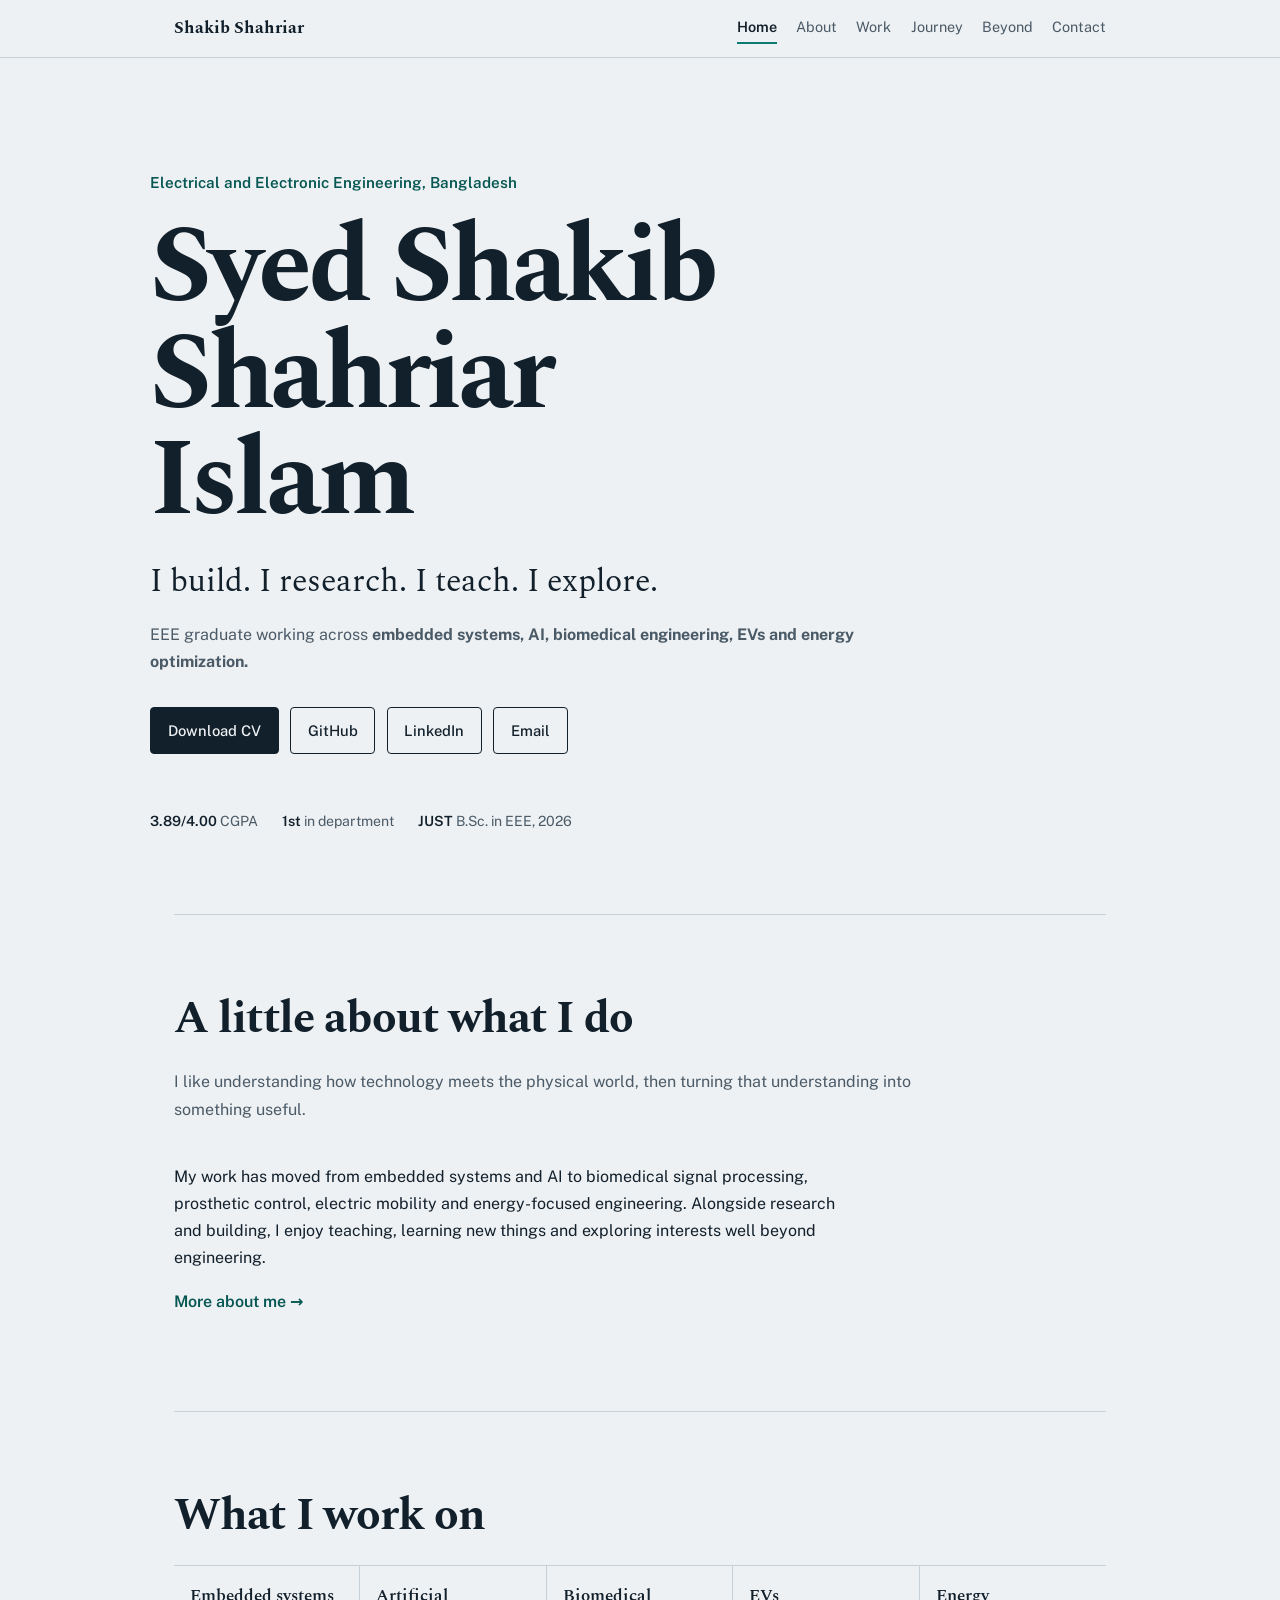
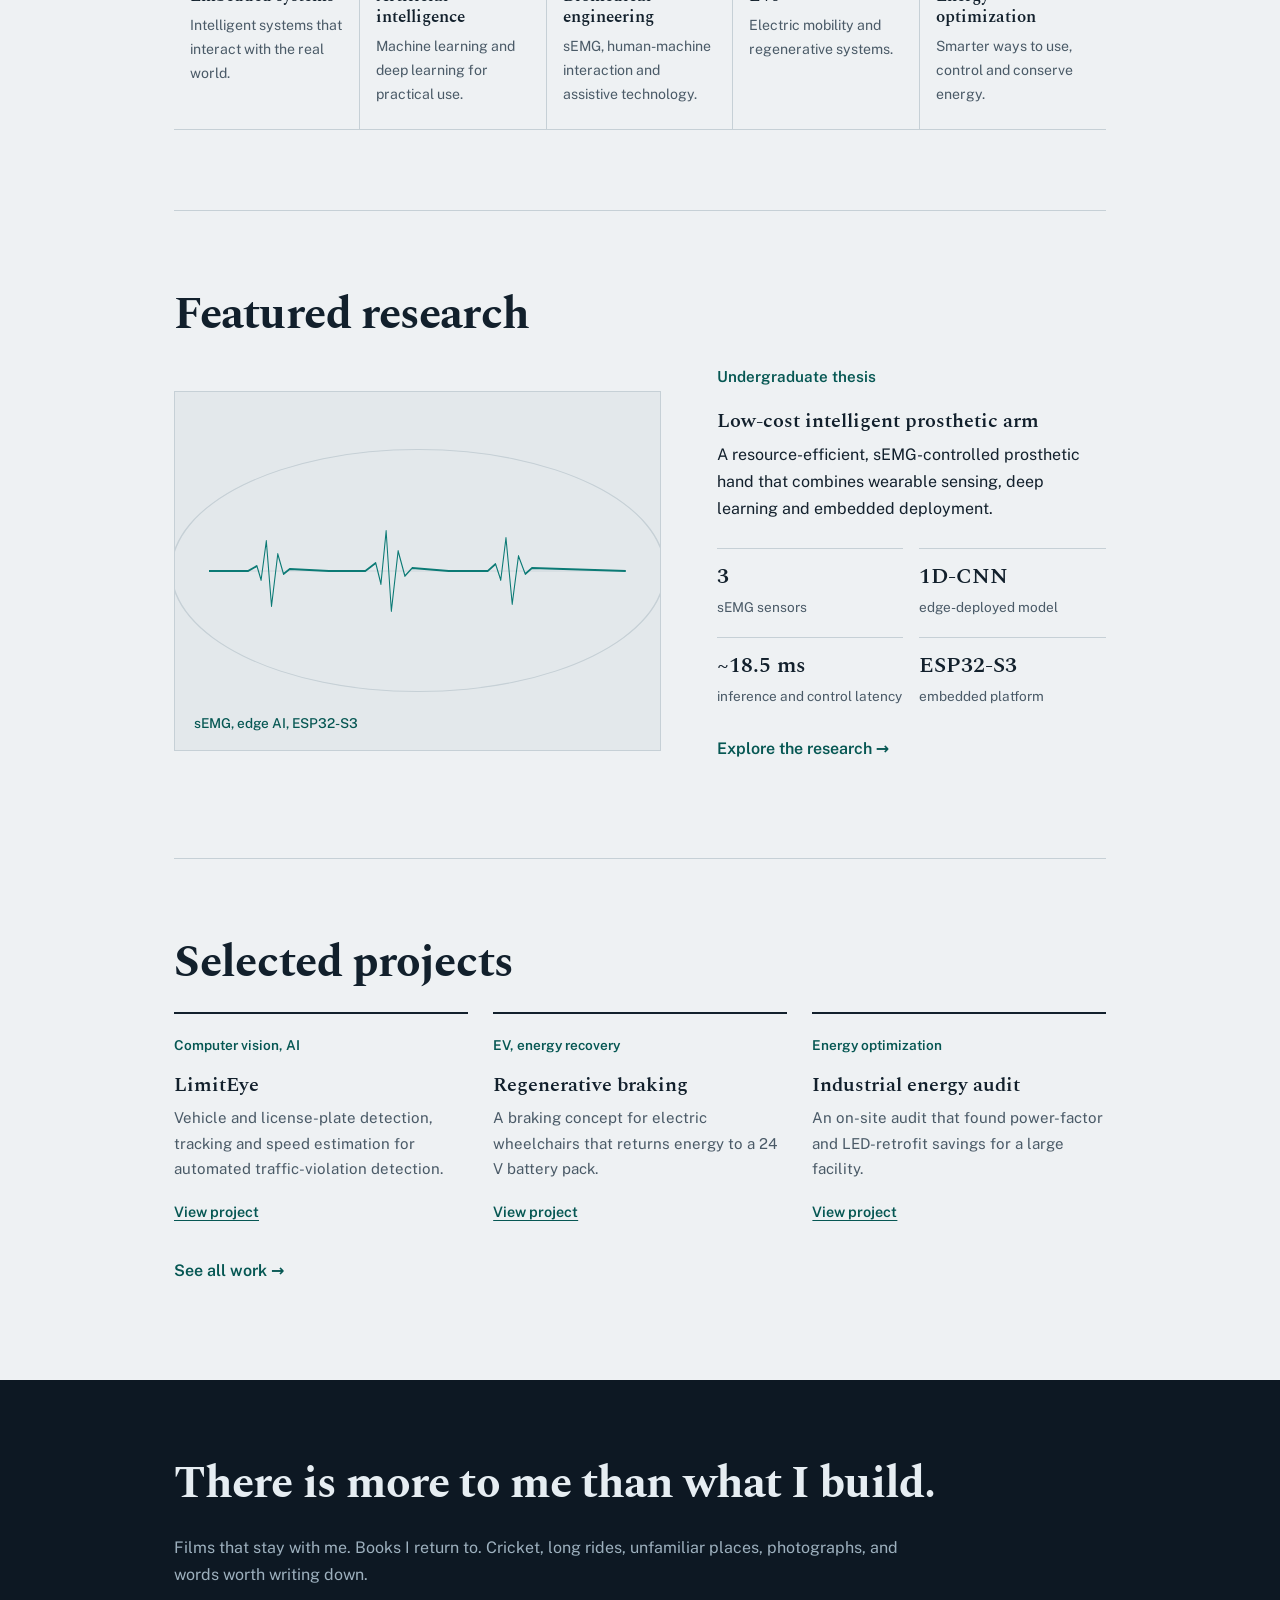
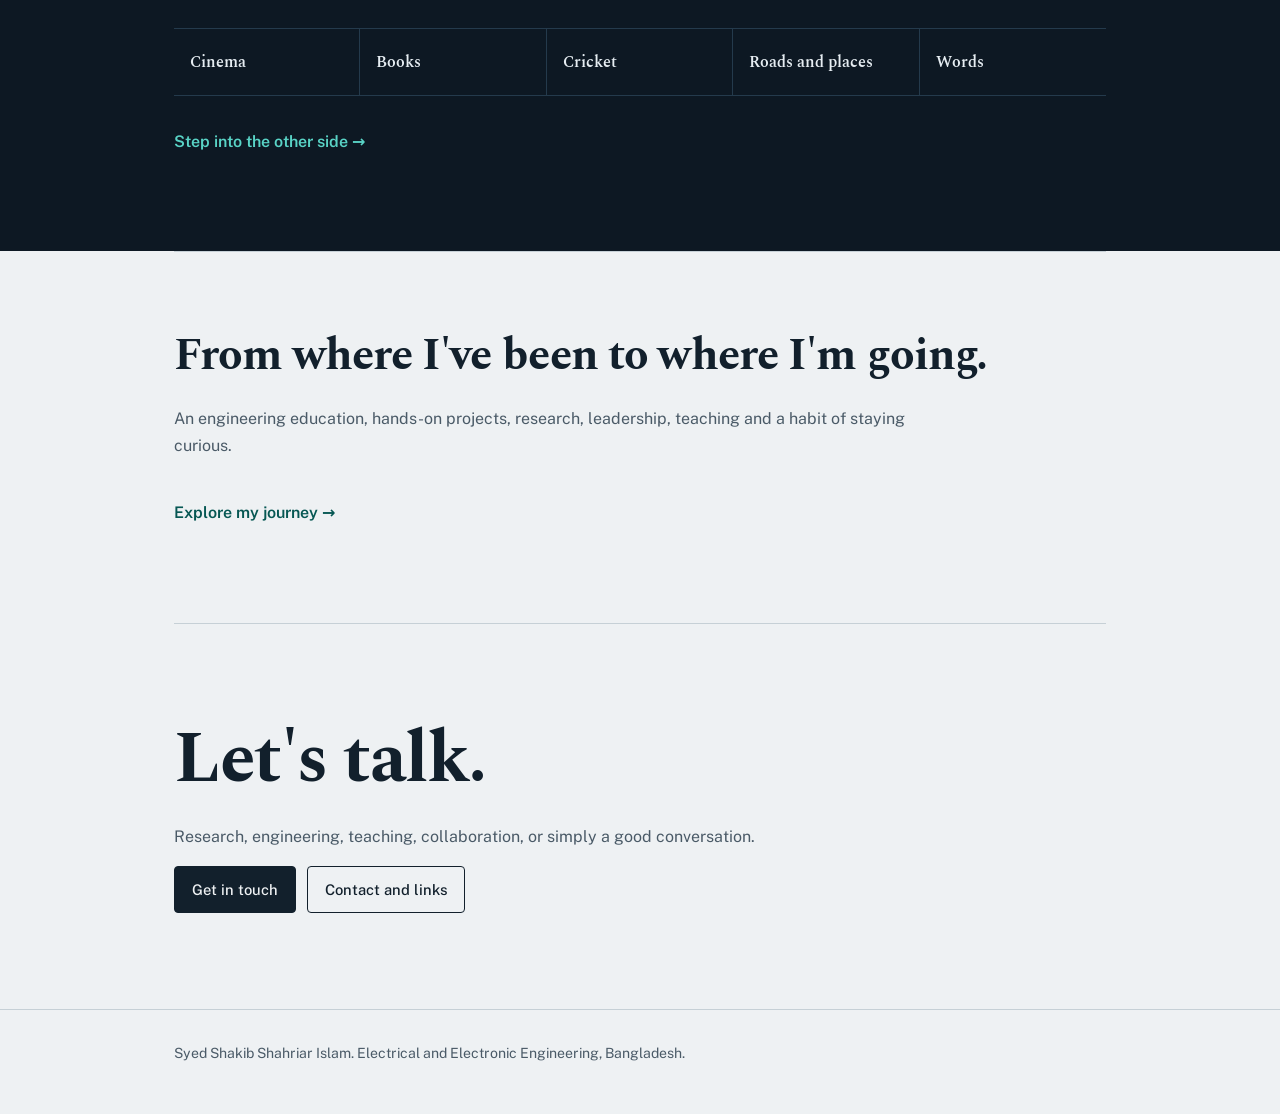
<file: index.html>
<!DOCTYPE html>
<html lang="en">
<head>
<meta charset="utf-8">
<meta name="viewport" content="width=device-width, initial-scale=1, viewport-fit=cover">
<title>Syed Shakib Shahriar Islam | Electrical and Electronic Engineering</title>
<meta name="description" content="Syed Shakib Shahriar Islam, EEE graduate working across embedded systems, AI, biomedical engineering, EVs and energy optimization.">
<link rel="preconnect" href="https://fonts.googleapis.com">
<link rel="preconnect" href="https://fonts.gstatic.com" crossorigin>
<link href="https://fonts.googleapis.com/css2?family=Spectral:ital,wght@0,400;0,600;0,700;1,400&family=Public+Sans:wght@400;500;600&display=swap" rel="stylesheet">
<link rel="stylesheet" href="styles.css">
</head>
<body>
<a class="skip" href="#main">Skip to content</a>
<header><div class="w"><b><a href="index.html">Shakib Shahriar</a></b>
<nav aria-label="Main"><a href="index.html" aria-current="page">Home</a><a href="about.html">About</a><a href="work.html">Work</a><a href="journey.html">Journey</a><a href="beyond.html">Beyond</a><a href="contact.html">Contact</a></nav></div></header>
<main id="main">
<div class="w hero">
<p class="eyebrow">Electrical and Electronic Engineering, Bangladesh</p>
<h1>Syed Shakib Shahriar Islam</h1>
<p class="lede">I build. I research. I teach. I explore.</p>
<p class="sub">EEE graduate working across <strong>embedded systems, AI, biomedical engineering, EVs and energy optimization.</strong></p>
<div class="cta"><a class="btn p" href="Shakib_CV.pdf" download>Download CV</a><a class="btn" href="https://github.com/itsshakibshahriar/">GitHub</a><a class="btn" href="https://www.linkedin.com/in/shakibshahriar01/">LinkedIn</a><a class="btn" href="mailto:shakib.ndc20@gmail.com">Email</a></div>
<div class="hero-meta"><span><strong>3.89/4.00</strong> CGPA</span><span><strong>1st</strong> in department</span><span><strong>JUST</strong> B.Sc. in EEE, 2026</span></div>
</div>
<div class="w">
<section id="about"><h2>A little about what I do</h2>
<p class="section-intro">I like understanding how technology meets the physical world, then turning that understanding into something useful.</p>
<p>My work has moved from embedded systems and AI to biomedical signal processing, prosthetic control, electric mobility and energy-focused engineering. Alongside research and building, I enjoy teaching, learning new things and exploring interests well beyond engineering.</p>
<p><a class="link-arrow" href="about.html">More about me</a></p></section>
<section><h2>What I work on</h2><div class="focus-grid">
<article class="focus"><h3>Embedded systems</h3><p>Intelligent systems that interact with the real world.</p></article>
<article class="focus"><h3>Artificial intelligence</h3><p>Machine learning and deep learning for practical use.</p></article>
<article class="focus"><h3>Biomedical engineering</h3><p>sEMG, human-machine interaction and assistive technology.</p></article>
<article class="focus"><h3>EVs</h3><p>Electric mobility and regenerative systems.</p></article>
<article class="focus"><h3>Energy optimization</h3><p>Smarter ways to use, control and conserve energy.</p></article>
</div></section>
<section id="work"><h2>Featured research</h2><div class="feature">
<div class="feature-visual" role="img" aria-label="Stylized surface EMG signal"><div class="wave"><svg viewBox="0 0 800 150" preserveAspectRatio="none" aria-hidden="true"><line x1="0" y1="75" x2="800" y2="75"/><path pathLength="1" d="M0 75 L75 75 L92 70 L100 84 L110 45 L120 110 L132 58 L143 78 L155 73 L230 75 L300 75 L320 67 L330 88 L340 35 L350 115 L363 55 L376 80 L390 72 L460 75 L535 75 L550 68 L560 84 L570 42 L582 108 L594 60 L607 78 L620 72 L800 75"/></svg></div></div>
<div><p class="eyebrow">Undergraduate thesis</p><h3>Low-cost intelligent prosthetic arm</h3>
<p>A resource-efficient, sEMG-controlled prosthetic hand that combines wearable sensing, deep learning and embedded deployment.</p>
<div class="stat"><div><strong>3</strong><span>sEMG sensors</span></div><div><strong>1D-CNN</strong><span>edge-deployed model</span></div><div><strong>~18.5 ms</strong><span>inference and control latency</span></div><div><strong>ESP32-S3</strong><span>embedded platform</span></div></div>
<p style="margin-top:1.6rem"><a class="link-arrow" href="work.html#research">Explore the research</a></p></div>
</div></section>
<section><h2>Selected projects</h2><div class="project-grid">
<article class="project"><div class="type">Computer vision, AI</div><h3>LimitEye</h3><p>Vehicle and license-plate detection, tracking and speed estimation for automated traffic-violation detection.</p><a href="work.html#projects">View project</a></article>
<article class="project"><div class="type">EV, energy recovery</div><h3>Regenerative braking</h3><p>A braking concept for electric wheelchairs that returns energy to a 24 V battery pack.</p><a href="work.html#projects">View project</a></article>
<article class="project"><div class="type">Energy optimization</div><h3>Industrial energy audit</h3><p>An on-site audit that found power-factor and LED-retrofit savings for a large facility.</p><a href="work.html#projects">View project</a></article>
</div><p style="margin-top:2rem"><a class="link-arrow" href="work.html">See all work</a></p></section>
</div>
<section class="beyond-preview" id="beyond"><div class="w"><h2>There is more to me than what I build.</h2>
<p class="section-intro">Films that stay with me. Books I return to. Cricket, long rides, unfamiliar places, photographs, and words worth writing down.</p>
<div class="beyond-line"><a href="beyond.html#cinema">Cinema</a><a href="beyond.html#books">Books</a><a href="beyond.html#cricket">Cricket</a><a href="beyond.html#roads">Roads and places</a><a href="beyond.html#words">Words</a></div>
<p style="margin-top:2rem"><a class="link-arrow" href="beyond.html">Step into the other side</a></p></div></section>
<div class="w"><section id="journey"><h2>From where I've been to where I'm going.</h2>
<p class="section-intro">An engineering education, hands-on projects, research, leadership, teaching and a habit of staying curious.</p>
<p><a class="link-arrow" href="journey.html">Explore my journey</a></p></section>
<section class="final-cta" id="contact"><h2>Let's talk.</h2><p>Research, engineering, teaching, collaboration, or simply a good conversation.</p>
<div class="cta"><a class="btn p" href="mailto:shakib.ndc20@gmail.com">Get in touch</a><a class="btn" href="contact.html">Contact and links</a></div></section></div>
</main>
<footer><div class="w">Syed Shakib Shahriar Islam. Electrical and Electronic Engineering, Bangladesh.</div></footer>
</body>
</html>
</file>
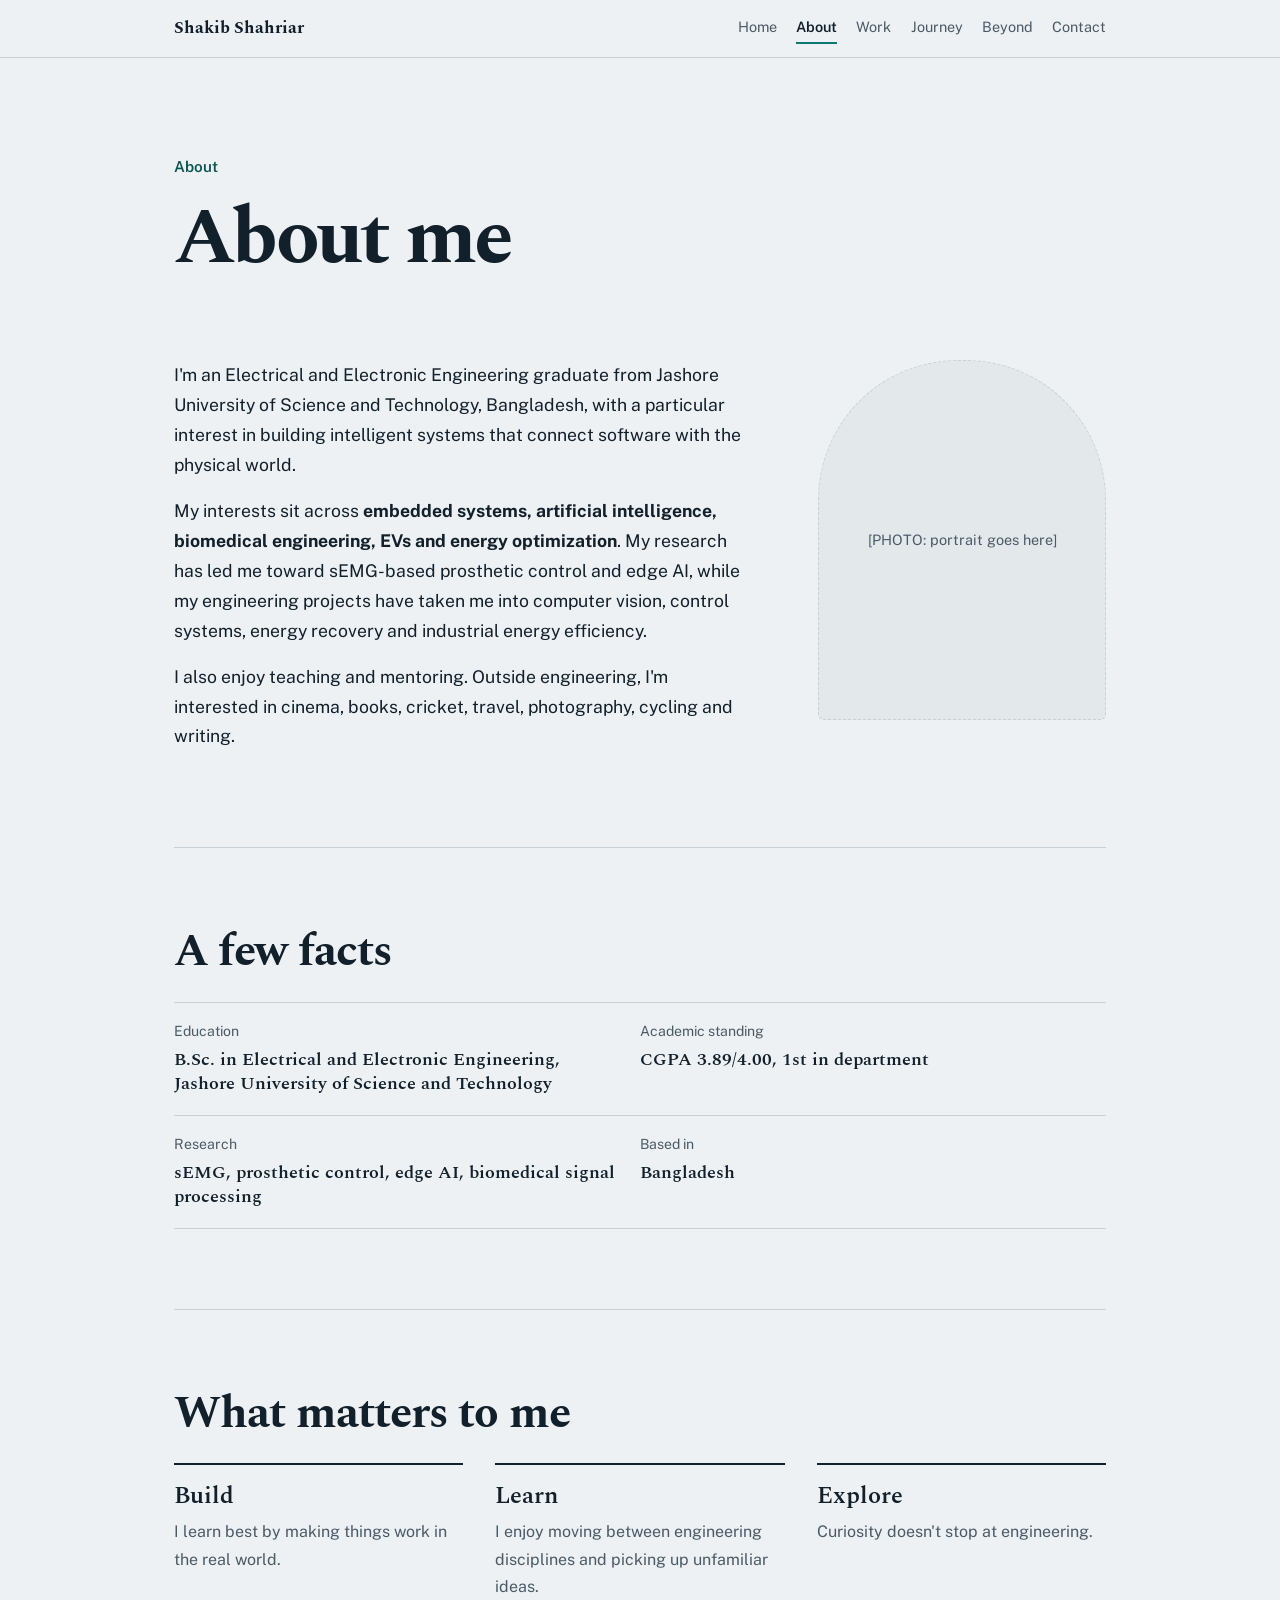
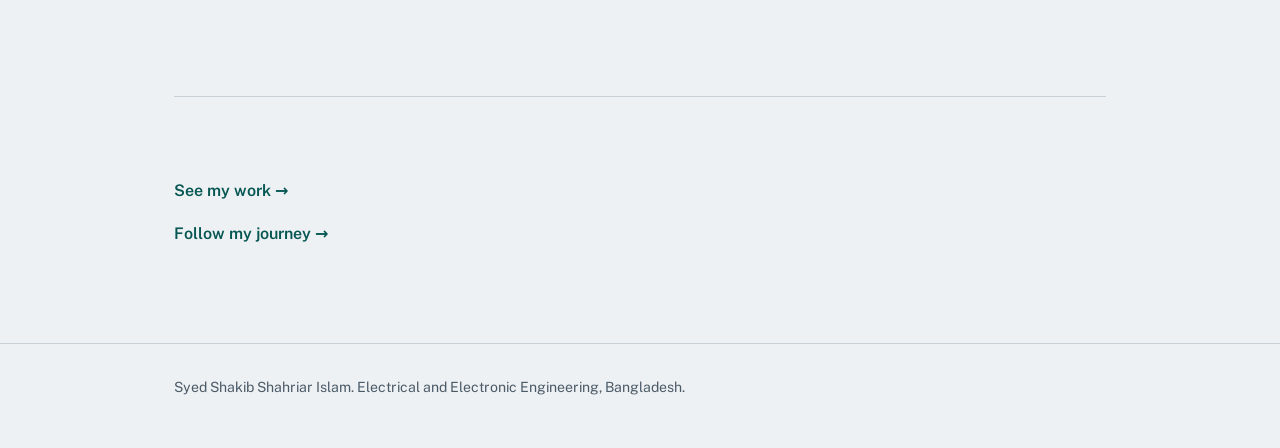
<file: about.html>
<!DOCTYPE html>
<html lang="en">
<head>
<meta charset="utf-8">
<meta name="viewport" content="width=device-width, initial-scale=1, viewport-fit=cover">
<title>About | Syed Shakib Shahriar Islam</title>
<meta name="description" content="About Syed Shakib Shahriar Islam, EEE graduate from Jashore University of Science and Technology working on embedded systems, AI and biomedical engineering.">
<link rel="preconnect" href="https://fonts.googleapis.com">
<link rel="preconnect" href="https://fonts.gstatic.com" crossorigin>
<link href="https://fonts.googleapis.com/css2?family=Spectral:ital,wght@0,400;0,600;0,700;1,400&family=Public+Sans:wght@400;500;600&display=swap" rel="stylesheet">
<link rel="stylesheet" href="styles.css">
</head>
<body>
<a class="skip" href="#main">Skip to content</a>
<header><div class="w"><b><a href="index.html">Shakib Shahriar</a></b>
<nav aria-label="Main"><a href="index.html">Home</a><a href="about.html" aria-current="page">About</a><a href="work.html">Work</a><a href="journey.html">Journey</a><a href="beyond.html">Beyond</a><a href="contact.html">Contact</a></nav></div></header>
<main id="main"><div class="w">
<div class="page-hero"><p class="eyebrow">About</p><h1>About me</h1></div>
<section style="border-top:0;padding-top:1rem"><div class="about-grid">
<div>
<p>I'm an Electrical and Electronic Engineering graduate from Jashore University of Science and Technology, Bangladesh, with a particular interest in building intelligent systems that connect software with the physical world.</p>
<p>My interests sit across <strong>embedded systems, artificial intelligence, biomedical engineering, EVs and energy optimization</strong>. My research has led me toward sEMG-based prosthetic control and edge AI, while my engineering projects have taken me into computer vision, control systems, energy recovery and industrial energy efficiency.</p>
<p>I also enjoy teaching and mentoring. Outside engineering, I'm interested in cinema, books, cricket, travel, photography, cycling and writing.</p>
</div>
<figure class="photo" role="img" aria-label="Portrait placeholder">[PHOTO: portrait goes here]</figure>
</div></section>
<section><h2>A few facts</h2>
<dl class="facts">
<div><dt>Education</dt><dd>B.Sc. in Electrical and Electronic Engineering, Jashore University of Science and Technology</dd></div>
<div><dt>Academic standing</dt><dd>CGPA 3.89/4.00, 1st in department</dd></div>
<div><dt>Research</dt><dd>sEMG, prosthetic control, edge AI, biomedical signal processing</dd></div>
<div><dt>Based in</dt><dd>Bangladesh</dd></div>
</dl></section>
<section><h2>What matters to me</h2>
<div class="themes">
<article><h3>Build</h3><p>I learn best by making things work in the real world.</p></article>
<article><h3>Learn</h3><p>I enjoy moving between engineering disciplines and picking up unfamiliar ideas.</p></article>
<article><h3>Explore</h3><p>Curiosity doesn't stop at engineering.</p></article>
</div></section>
<section><p><a class="link-arrow" href="work.html">See my work</a></p><p><a class="link-arrow" href="journey.html">Follow my journey</a></p></section>
</div></main>
<footer><div class="w">Syed Shakib Shahriar Islam. Electrical and Electronic Engineering, Bangladesh.</div></footer>
</body>
</html>
</file>
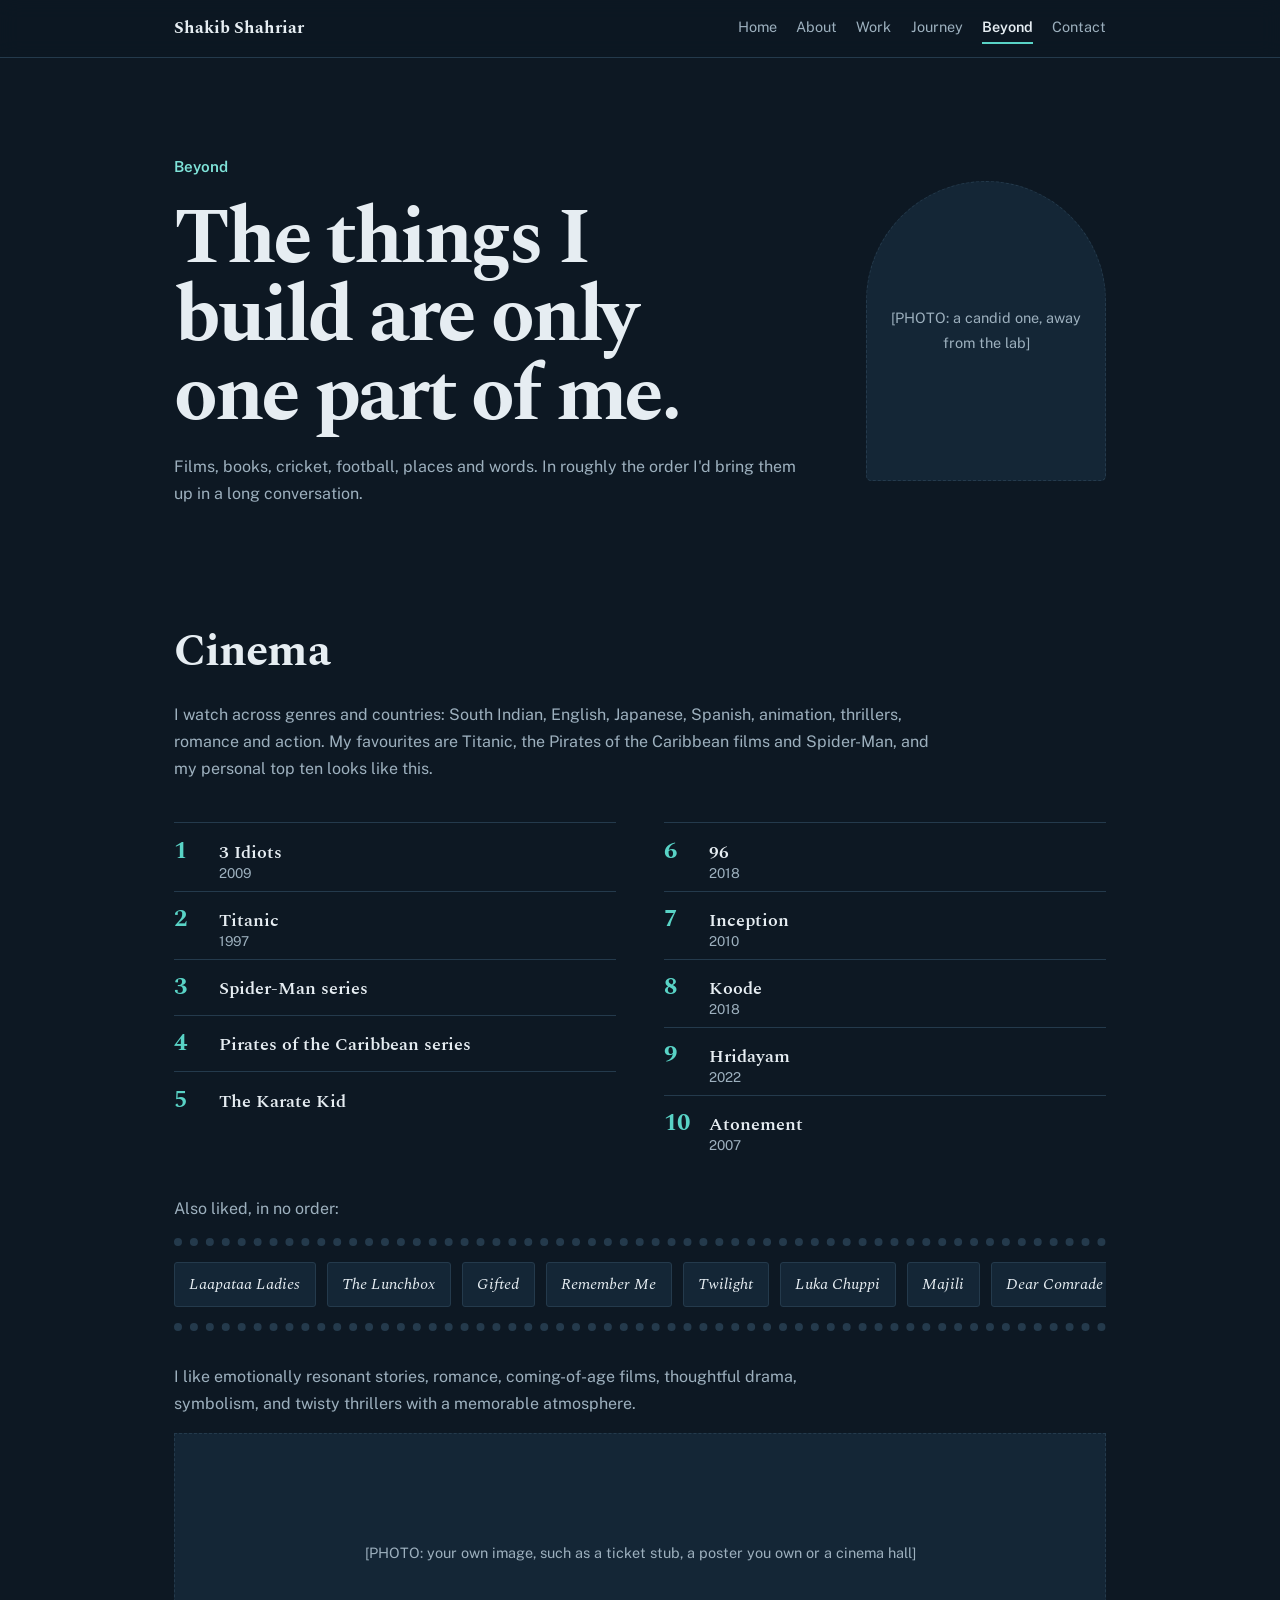
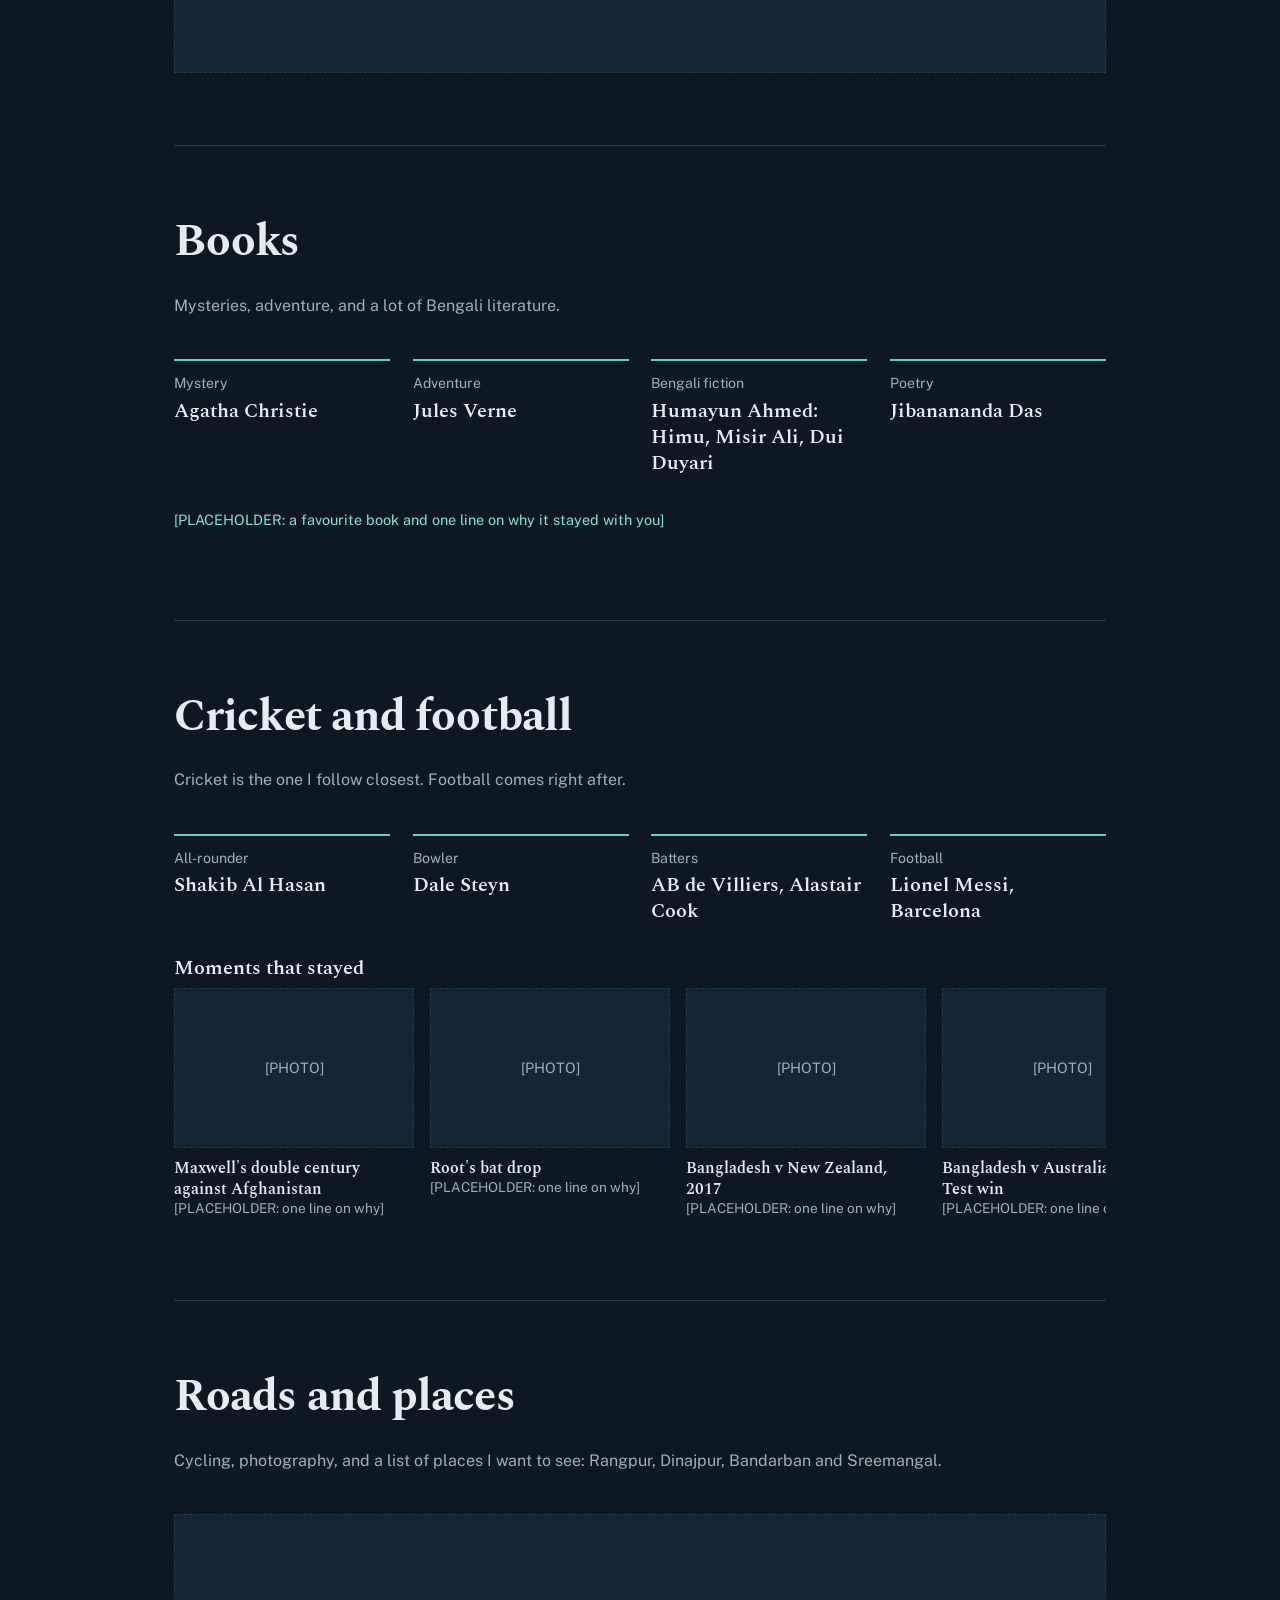
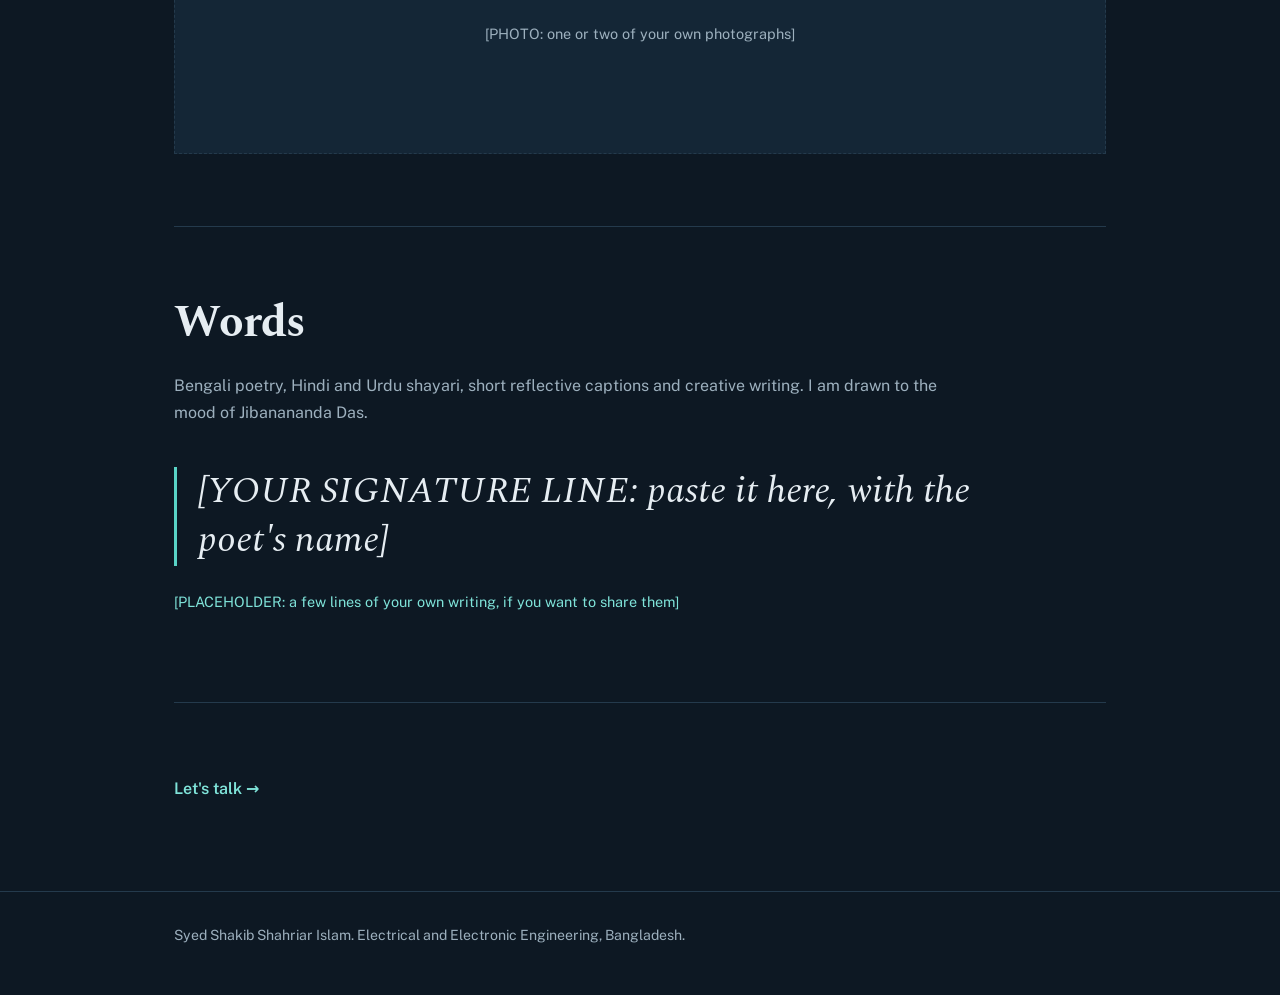
<file: beyond.html>
<!DOCTYPE html>
<html lang="en">
<head>
<meta charset="utf-8">
<meta name="viewport" content="width=device-width, initial-scale=1, viewport-fit=cover">
<title>Beyond | Syed Shakib Shahriar Islam</title>
<meta name="description" content="Beyond engineering: cinema, books, cricket, football, places and words.">
<link rel="preconnect" href="https://fonts.googleapis.com">
<link rel="preconnect" href="https://fonts.gstatic.com" crossorigin>
<link href="https://fonts.googleapis.com/css2?family=Spectral:ital,wght@0,400;0,600;0,700;1,400&family=Public+Sans:wght@400;500;600&display=swap" rel="stylesheet">
<link rel="stylesheet" href="styles.css">
</head>
<body class="beyond-page">
<a class="skip" href="#main">Skip to content</a>
<header><div class="w"><b><a href="index.html">Shakib Shahriar</a></b>
<nav aria-label="Main"><a href="index.html">Home</a><a href="about.html">About</a><a href="work.html">Work</a><a href="journey.html">Journey</a><a href="beyond.html" aria-current="page">Beyond</a><a href="contact.html">Contact</a></nav></div></header>
<main id="main"><div class="w">

<div class="page-hero"><div class="intro-grid">
<div><p class="eyebrow">Beyond</p><h1 style="max-width:12ch">The things I build are only one part of me.</h1>
<p class="sub">Films, books, cricket, football, places and words. In roughly the order I'd bring them up in a long conversation.</p></div>
<figure class="photo" role="img" aria-label="Photo placeholder">[PHOTO: a candid one, away from the lab]</figure>
</div></div>

<section id="cinema" style="border-top:0"><h2>Cinema</h2>
<p class="section-intro">I watch across genres and countries: South Indian, English, Japanese, Spanish, animation, thrillers, romance and action. My favourites are Titanic, the Pirates of the Caribbean films and Spider-Man, and my personal top ten looks like this.</p>
<ol class="ranked">
<li><span>3 Idiots <small>2009</small></span></li>
<li><span>Titanic <small>1997</small></span></li>
<li><span>Spider-Man series</span></li>
<li><span>Pirates of the Caribbean series</span></li>
<li><span>The Karate Kid</span></li>
<li><span>96 <small>2018</small></span></li>
<li><span>Inception <small>2010</small></span></li>
<li><span>Koode <small>2018</small></span></li>
<li><span>Hridayam <small>2022</small></span></li>
<li><span>Atonement <small>2007</small></span></li>
</ol>
<p style="color:var(--mute)">Also liked, in no order:</p>
<div class="strip2" role="list" aria-label="Other films I have liked"><span role="listitem">Laapataa Ladies</span><span role="listitem">The Lunchbox</span><span role="listitem">Gifted</span><span role="listitem">Remember Me</span><span role="listitem">Twilight</span><span role="listitem">Luka Chuppi</span><span role="listitem">Majili</span><span role="listitem">Dear Comrade</span><span role="listitem">Tholi Prema</span><span role="listitem">Sita Ramam</span><span role="listitem">Aashiqui 2</span><span role="listitem">Arjun Reddy</span><span role="listitem">How to Train Your Dragon</span><span role="listitem">Source Code</span><span role="listitem">Arrival</span></div>
<p style="color:var(--mute)">I like emotionally resonant stories, romance, coming-of-age films, thoughtful drama, symbolism, and twisty thrillers with a memorable atmosphere.</p>
<figure class="shot" role="img" aria-label="Cinema photo placeholder">[PHOTO: your own image, such as a ticket stub, a poster you own or a cinema hall]</figure>
</section>

<section id="books"><h2>Books</h2>
<p class="section-intro">Mysteries, adventure, and a lot of Bengali literature.</p>
<dl class="pairs">
<div><dt>Mystery</dt><dd>Agatha Christie</dd></div>
<div><dt>Adventure</dt><dd>Jules Verne</dd></div>
<div><dt>Bengali fiction</dt><dd>Humayun Ahmed: Himu, Misir Ali, Dui Duyari</dd></div>
<div><dt>Poetry</dt><dd>Jibanananda Das</dd></div>
</dl>
<p class="ph">[PLACEHOLDER: a favourite book and one line on why it stayed with you]</p>
</section>

<section id="cricket"><h2>Cricket and football</h2>
<p class="section-intro">Cricket is the one I follow closest. Football comes right after.</p>
<dl class="pairs">
<div><dt>All-rounder</dt><dd>Shakib Al Hasan</dd></div>
<div><dt>Bowler</dt><dd>Dale Steyn</dd></div>
<div><dt>Batters</dt><dd>AB de Villiers, Alastair Cook</dd></div>
<div><dt>Football</dt><dd>Lionel Messi, Barcelona</dd></div>
</dl>
<h3 style="margin-top:2rem">Moments that stayed</h3>
<div class="gallery" tabindex="0" aria-label="Cricket moments, scroll sideways">
<figure><div class="shot" role="img" aria-label="Photo placeholder">[PHOTO]</div><figcaption>Maxwell's double century against Afghanistan<small>[PLACEHOLDER: one line on why]</small></figcaption></figure>
<figure><div class="shot" role="img" aria-label="Photo placeholder">[PHOTO]</div><figcaption>Root's bat drop<small>[PLACEHOLDER: one line on why]</small></figcaption></figure>
<figure><div class="shot" role="img" aria-label="Photo placeholder">[PHOTO]</div><figcaption>Bangladesh v New Zealand, 2017<small>[PLACEHOLDER: one line on why]</small></figcaption></figure>
<figure><div class="shot" role="img" aria-label="Photo placeholder">[PHOTO]</div><figcaption>Bangladesh v Australia, first Test win<small>[PLACEHOLDER: one line on why]</small></figcaption></figure>
<figure><div class="shot" role="img" aria-label="Photo placeholder">[PHOTO]</div><figcaption>[CONFIRM: second Bangladesh v Australia moment]<small>[PLACEHOLDER]</small></figcaption></figure>
</div>
</section>

<section id="roads"><h2>Roads and places</h2>
<p class="section-intro">Cycling, photography, and a list of places I want to see: Rangpur, Dinajpur, Bandarban and Sreemangal.</p>
<figure class="shot" role="img" aria-label="Photo placeholder">[PHOTO: one or two of your own photographs]</figure>
</section>

<section id="words"><h2>Words</h2>
<p class="section-intro">Bengali poetry, Hindi and Urdu shayari, short reflective captions and creative writing. I am drawn to the mood of Jibanananda Das.</p>
<p class="signature">[YOUR SIGNATURE LINE: paste it here, with the poet's name]</p>
<p class="ph">[PLACEHOLDER: a few lines of your own writing, if you want to share them]</p>
</section>

<section><p><a class="link-arrow" href="contact.html">Let's talk</a></p></section>
</div></main>
<footer><div class="w">Syed Shakib Shahriar Islam. Electrical and Electronic Engineering, Bangladesh.</div></footer>
</body>
</html>
</file>
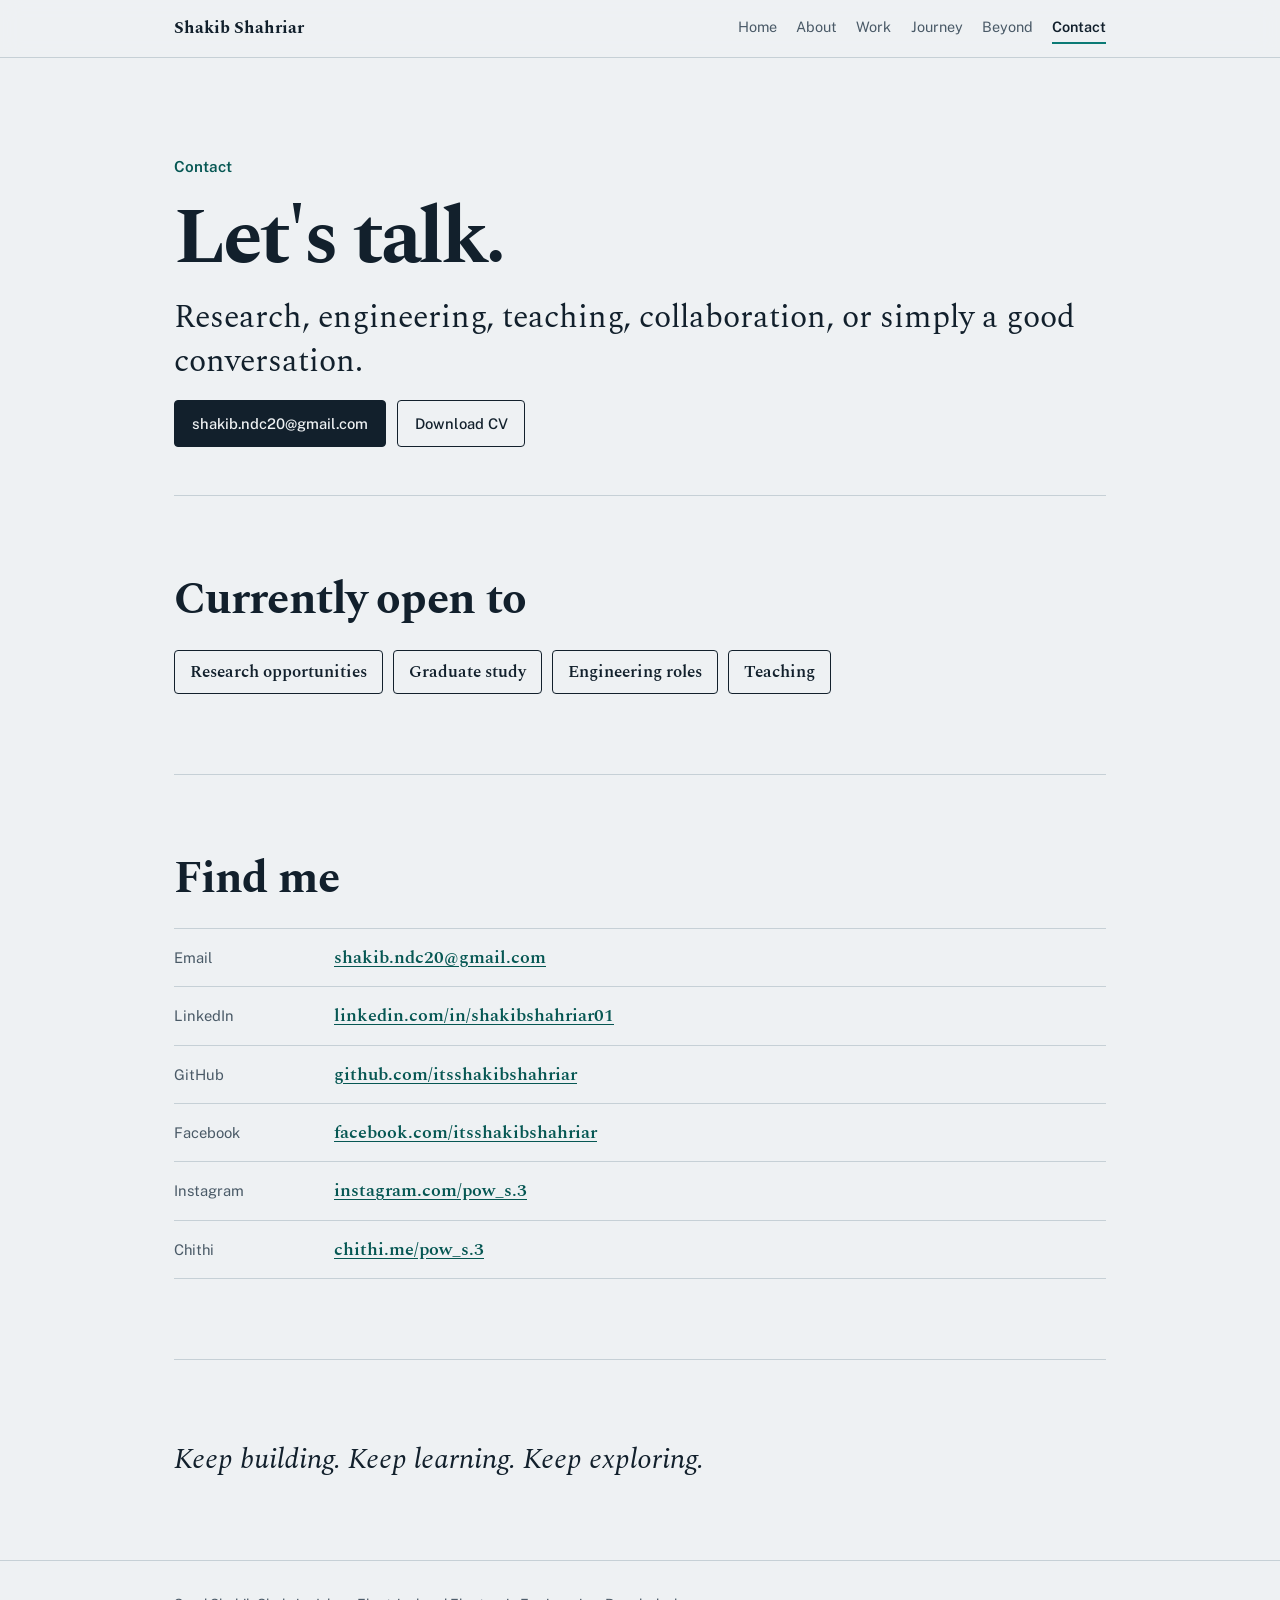
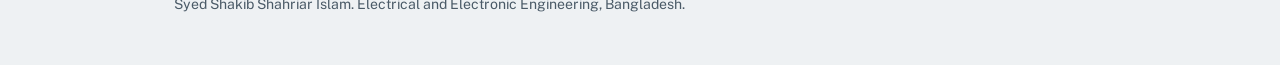
<file: contact.html>
<!DOCTYPE html>
<html lang="en">
<head>
<meta charset="utf-8">
<meta name="viewport" content="width=device-width, initial-scale=1, viewport-fit=cover">
<title>Contact | Syed Shakib Shahriar Islam</title>
<meta name="description" content="Contact Syed Shakib Shahriar Islam about research, graduate study, engineering roles, teaching or collaboration.">
<link rel="preconnect" href="https://fonts.googleapis.com">
<link rel="preconnect" href="https://fonts.gstatic.com" crossorigin>
<link href="https://fonts.googleapis.com/css2?family=Spectral:ital,wght@0,400;0,600;0,700;1,400&family=Public+Sans:wght@400;500;600&display=swap" rel="stylesheet">
<link rel="stylesheet" href="styles.css">
</head>
<body>
<a class="skip" href="#main">Skip to content</a>
<header><div class="w"><b><a href="index.html">Shakib Shahriar</a></b>
<nav aria-label="Main"><a href="index.html">Home</a><a href="about.html">About</a><a href="work.html">Work</a><a href="journey.html">Journey</a><a href="beyond.html">Beyond</a><a href="contact.html" aria-current="page">Contact</a></nav></div></header>
<main id="main"><div class="w">
<div class="page-hero"><p class="eyebrow">Contact</p><h1>Let's talk.</h1>
<p class="lede">Research, engineering, teaching, collaboration, or simply a good conversation.</p>
<div class="cta"><a class="btn p" href="mailto:shakib.ndc20@gmail.com">shakib.ndc20@gmail.com</a><a class="btn" href="Shakib_CV.pdf" download>Download CV</a></div></div>

<section><h2>Currently open to</h2>
<ul class="opens"><li>Research opportunities</li><li>Graduate study</li><li>Engineering roles</li><li>Teaching</li></ul></section>

<section><h2>Find me</h2>
<ul class="linkrows">
<li><span>Email</span><a href="mailto:shakib.ndc20@gmail.com">shakib.ndc20@gmail.com</a></li>
<li><span>LinkedIn</span><a href="https://www.linkedin.com/in/shakibshahriar01/">linkedin.com/in/shakibshahriar01</a></li>
<li><span>GitHub</span><a href="https://github.com/itsshakibshahriar/">github.com/itsshakibshahriar</a></li>
<li><span>Facebook</span><a href="https://www.facebook.com/itsshakibshahriar">facebook.com/itsshakibshahriar</a></li>
<li><span>Instagram</span><a href="https://www.instagram.com/pow_s.3/">instagram.com/pow_s.3</a></li>
<li><span>Chithi</span><a href="https://chithi.me/pow_s.3">chithi.me/pow_s.3</a></li>
</ul></section>

<section><p class="closing">Keep building. Keep learning. Keep exploring.</p></section>
</div></main>
<footer><div class="w">Syed Shakib Shahriar Islam. Electrical and Electronic Engineering, Bangladesh.</div></footer>
</body>
</html>
</file>
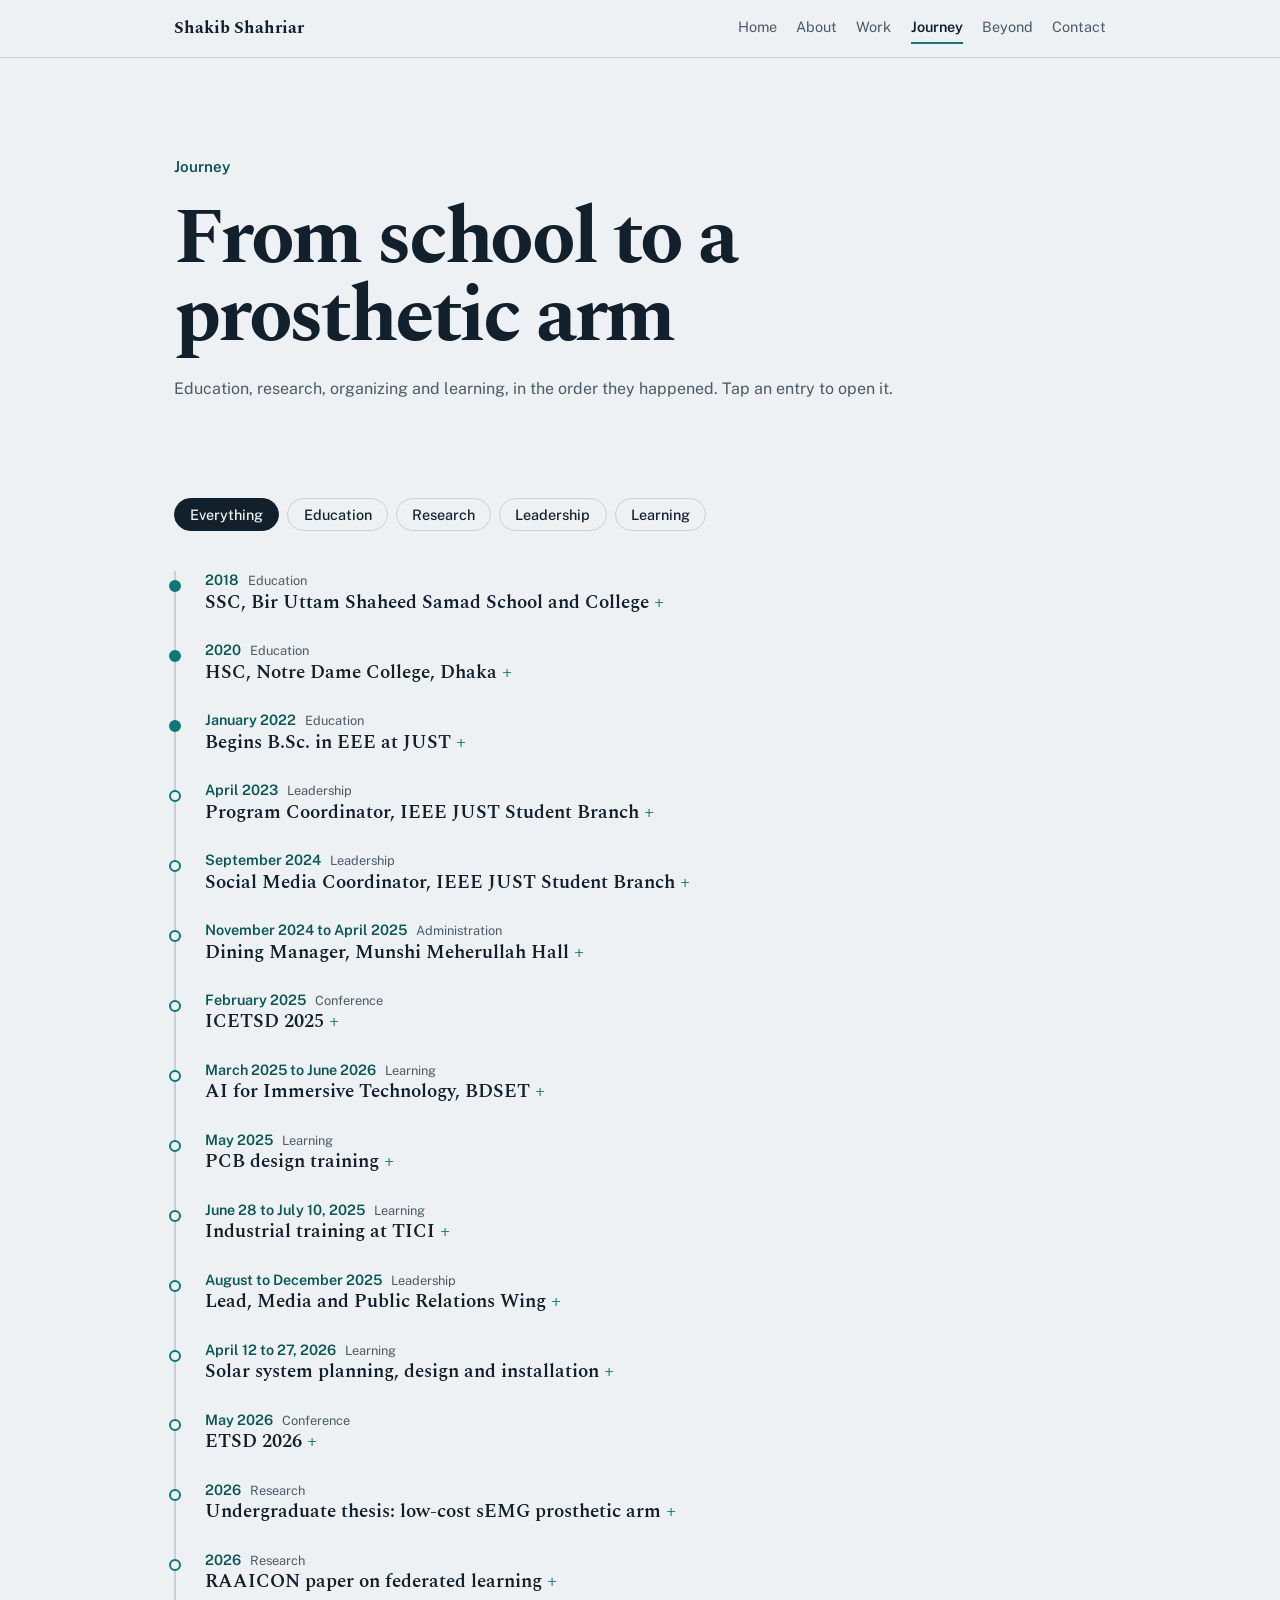
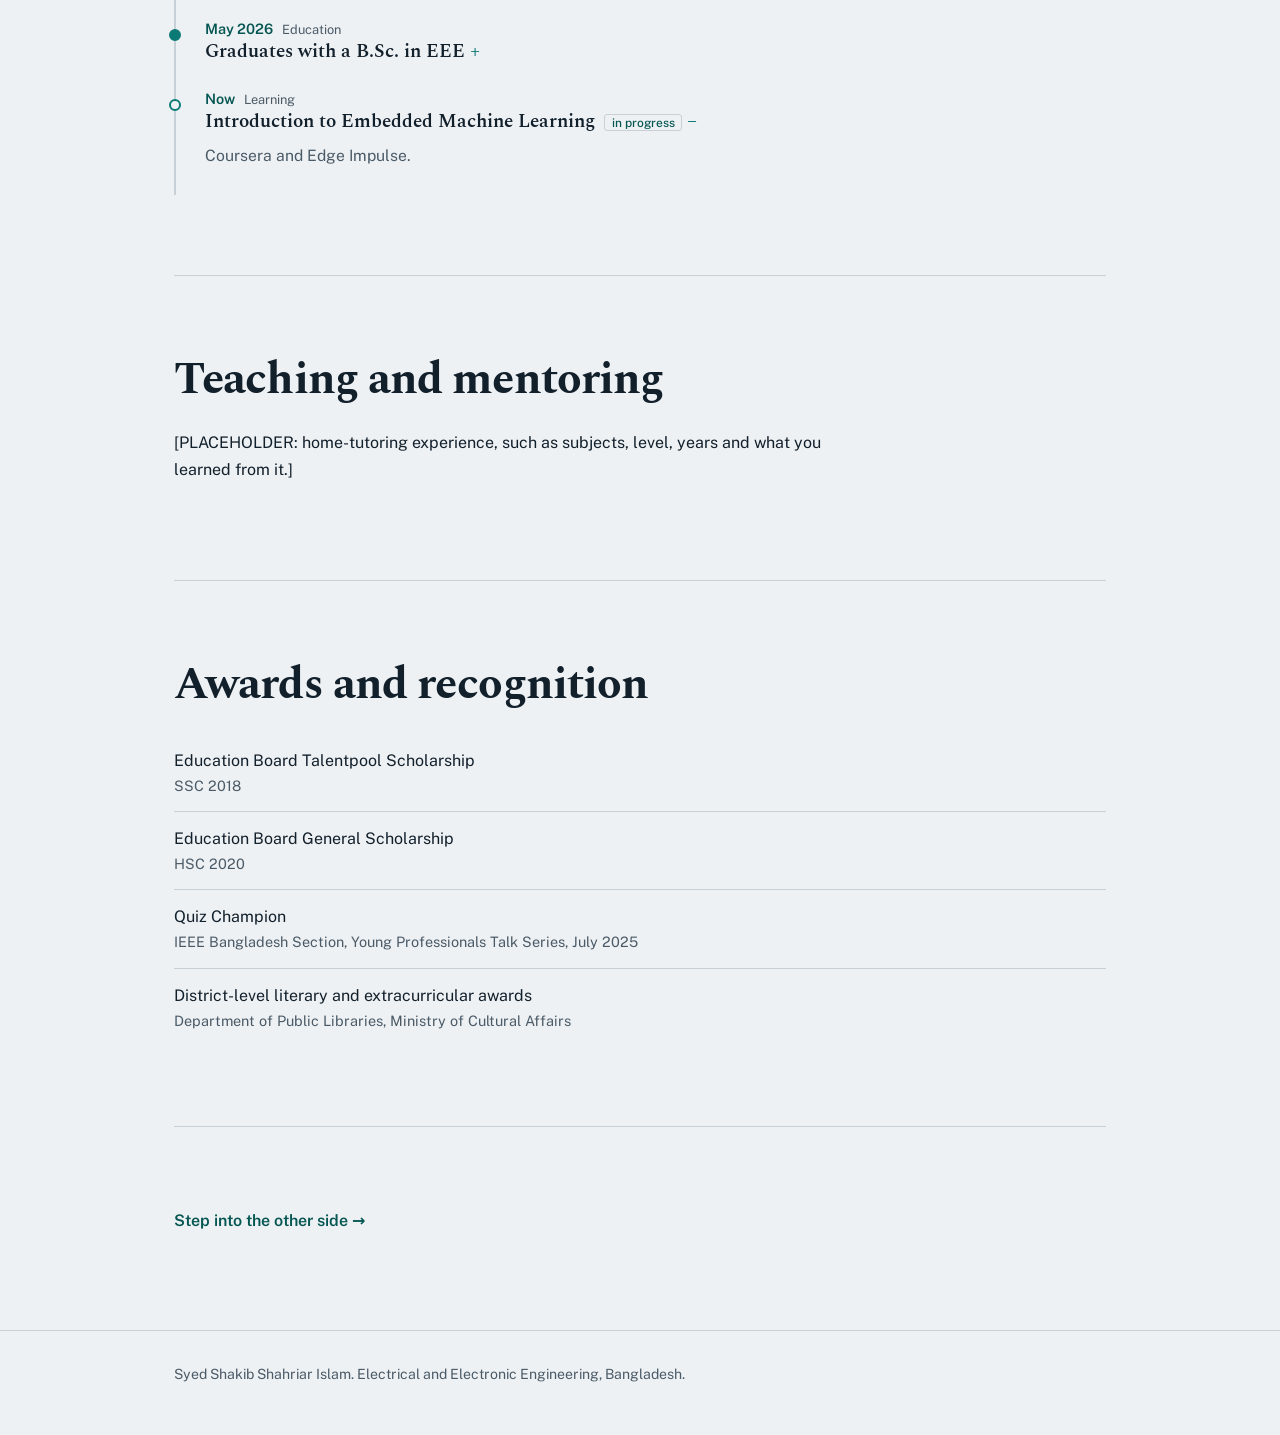
<file: journey.html>
<!DOCTYPE html>
<html lang="en">
<head>
<meta charset="utf-8">
<meta name="viewport" content="width=device-width, initial-scale=1, viewport-fit=cover">
<title>Journey | Syed Shakib Shahriar Islam</title>
<meta name="description" content="The journey of Syed Shakib Shahriar Islam: education, research, leadership and learning from 2018 to 2026.">
<link rel="preconnect" href="https://fonts.googleapis.com">
<link rel="preconnect" href="https://fonts.gstatic.com" crossorigin>
<link href="https://fonts.googleapis.com/css2?family=Spectral:ital,wght@0,400;0,600;0,700;1,400&family=Public+Sans:wght@400;500;600&display=swap" rel="stylesheet">
<link rel="stylesheet" href="styles.css">
</head>
<body>
<a class="skip" href="#main">Skip to content</a>
<header><div class="w"><b><a href="index.html">Shakib Shahriar</a></b>
<nav aria-label="Main"><a href="index.html">Home</a><a href="about.html">About</a><a href="work.html">Work</a><a href="journey.html" aria-current="page">Journey</a><a href="beyond.html">Beyond</a><a href="contact.html">Contact</a></nav></div></header>
<main id="main"><div class="w">
<div class="page-hero"><p class="eyebrow">Journey</p><h1>From school to a prosthetic arm</h1><p class="sub">Education, research, organizing and learning, in the order they happened. Tap an entry to open it.</p></div>

<section style="border-top:0;padding-top:1rem">
<div class="filters" role="group" aria-label="Filter timeline">
<button type="button" data-f="all" aria-pressed="true">Everything</button>
<button type="button" data-f="education" aria-pressed="false">Education</button>
<button type="button" data-f="research" aria-pressed="false">Research</button>
<button type="button" data-f="leadership" aria-pressed="false">Leadership</button>
<button type="button" data-f="learning" aria-pressed="false">Learning</button>
</div>
<ol class="tline" id="tline">
<li data-cat="education"><span class="y">2018<span class="cat">Education</span></span><details><summary>SSC, Bir Uttam Shaheed Samad School and College</summary><p>Rangpur Cantonment. GPA 5.00/5.00. Awarded the Education Board Talentpool Scholarship.</p></details></li>
<li data-cat="education"><span class="y">2020<span class="cat">Education</span></span><details><summary>HSC, Notre Dame College, Dhaka</summary><p>GPA 5.00/5.00. Awarded the Education Board General Scholarship. This is where an interest in physics and circuits turned into the decision to study EEE.</p></details></li>
<li data-cat="education"><span class="y">January 2022<span class="cat">Education</span></span><details><summary>Begins B.Sc. in EEE at JUST</summary><p>Jashore University of Science and Technology. Four years that ended with a CGPA of 3.89/4.00 and 1st place in the department.</p></details></li>
<li data-cat="leadership"><span class="y">April 2023<span class="cat">Leadership</span></span><details><summary>Program Coordinator, IEEE JUST Student Branch</summary><p>A member of the founding executive committee. Handled event logistics, meeting minutes, registration and on-ground operations for seminars and workshops. The branch was later named Most Promising Student Branch by IEEE Bangladesh Section.</p></details></li>
<li data-cat="leadership"><span class="y">September 2024<span class="cat">Leadership</span></span><details><summary>Social Media Coordinator, IEEE JUST Student Branch</summary><p>Ran the branch's communication across platforms, drafted formal documentation and covered events such as IEEE Day.</p></details></li>
<li data-cat="leadership"><span class="y">November 2024 to April 2025<span class="cat">Administration</span></span><details><summary>Dining Manager, Munshi Meherullah Hall</summary><p>Ran daily food supply and vendor coordination for a hall of about 900 students, managed a monthly budget of about BDT 600,000 and handled service problems in real time.</p></details></li>
<li data-cat="leadership"><span class="y">February 2025<span class="cat">Conference</span></span><details><summary>ICETSD 2025</summary><p>International Conference on Emerging Technologies for Sustainable Development. Registration, participant communication, session management and event coordination.</p></details></li>
<li data-cat="learning"><span class="y">March 2025 to June 2026<span class="cat">Learning</span></span><details><summary>AI for Immersive Technology, BDSET</summary><p>A structured training program on AI for immersive technology.</p></details></li>
<li data-cat="learning"><span class="y">May 2025<span class="cat">Learning</span></span><details><summary>PCB design training</summary><p>TechFrontiers: Technology for the Future.</p></details></li>
<li data-cat="learning"><span class="y">June 28 to July 10, 2025<span class="cat">Learning</span></span><details><summary>Industrial training at TICI</summary><p>Training Institute of Chemical Industries, Narsingdi. Electrical engineering and instrumentation: transformers, substations, motor control, PLC, DCS and SCADA, and industrial safety. Finished with an A+ in the final evaluation.</p></details></li>
<li data-cat="leadership"><span class="y">August to December 2025<span class="cat">Leadership</span></span><details><summary>Lead, Media and Public Relations Wing</summary><p>Directed PR strategy and official communication, wrote AGM and IEEE Day reports, maintained the showcase board, ran a skills session on media and branding, hosted the 45 MT Thesis Talk Series webinar and coordinated with IEEE Bangladesh Section.</p></details></li>
<li data-cat="learning"><span class="y">April 12 to 27, 2026<span class="cat">Learning</span></span><details><summary>Solar system planning, design and installation</summary><p>Daffodil International University, 32 hours with two days of hands-on sessions. Taught by Engr. Md. Mishkatul Anwar and Md. Shihab Uddin.</p></details></li>
<li data-cat="leadership"><span class="y">May 2026<span class="cat">Conference</span></span><details><summary>ETSD 2026</summary><p>Second International Conference on Engineering and Technology for Sustainable Development. Session management, oral presentation evaluation, speaker coordination and logistics.</p></details></li>
<li data-cat="research"><span class="y">2026<span class="cat">Research</span></span><details><summary>Undergraduate thesis: low-cost sEMG prosthetic arm</summary><p>A three-sensor, 3D-printed prosthetic arm with a 1D-CNN running on an ESP32-S3 at about 18.5 ms latency. Supervised by Dr. Md. Moznuzzaman. A manuscript is in preparation for PLOS ONE. <a href="work.html#research">Read more</a></p></details></li>
<li data-cat="research"><span class="y">2026<span class="cat">Research</span></span><details><summary>RAAICON paper on federated learning</summary><p>"Privacy Preserving Federated Learning for Early Student Dropout Prediction", 2026 IEEE 5th RAAICON, with M. S. Basunia and others.</p></details></li>
<li data-cat="education"><span class="y">May 2026<span class="cat">Education</span></span><details><summary>Graduates with a B.Sc. in EEE</summary><p>CGPA 3.89/4.00, ranked 1st in the department.</p></details></li>
<li data-cat="learning"><span class="y">Now<span class="cat">Learning</span></span><details open><summary>Introduction to Embedded Machine Learning<span class="badge">in progress</span></summary><p>Coursera and Edge Impulse.</p></details></li>
</ol></section>

<section><h2>Teaching and mentoring</h2>
<p>[PLACEHOLDER: home-tutoring experience, such as subjects, level, years and what you learned from it.]</p></section>

<section><h2>Awards and recognition</h2>
<ul class="awards">
<li>Education Board Talentpool Scholarship<span>SSC 2018</span></li>
<li>Education Board General Scholarship<span>HSC 2020</span></li>
<li>Quiz Champion<span>IEEE Bangladesh Section, Young Professionals Talk Series, July 2025</span></li>
<li>District-level literary and extracurricular awards<span>Department of Public Libraries, Ministry of Cultural Affairs</span></li>
</ul></section>
<section><p><a class="link-arrow" href="beyond.html">Step into the other side</a></p></section>
</div></main>
<footer><div class="w">Syed Shakib Shahriar Islam. Electrical and Electronic Engineering, Bangladesh.</div></footer>
<script>
(function(){
var btns=document.querySelectorAll('.filters button'),items=document.querySelectorAll('#tline li');
btns.forEach(function(b){b.addEventListener('click',function(){
var f=b.getAttribute('data-f');
btns.forEach(function(x){x.setAttribute('aria-pressed',x===b?'true':'false')});
items.forEach(function(li){li.hidden=!(f==='all'||li.getAttribute('data-cat')===f)});
})});
})();
</script>
</body>
</html>
</file>
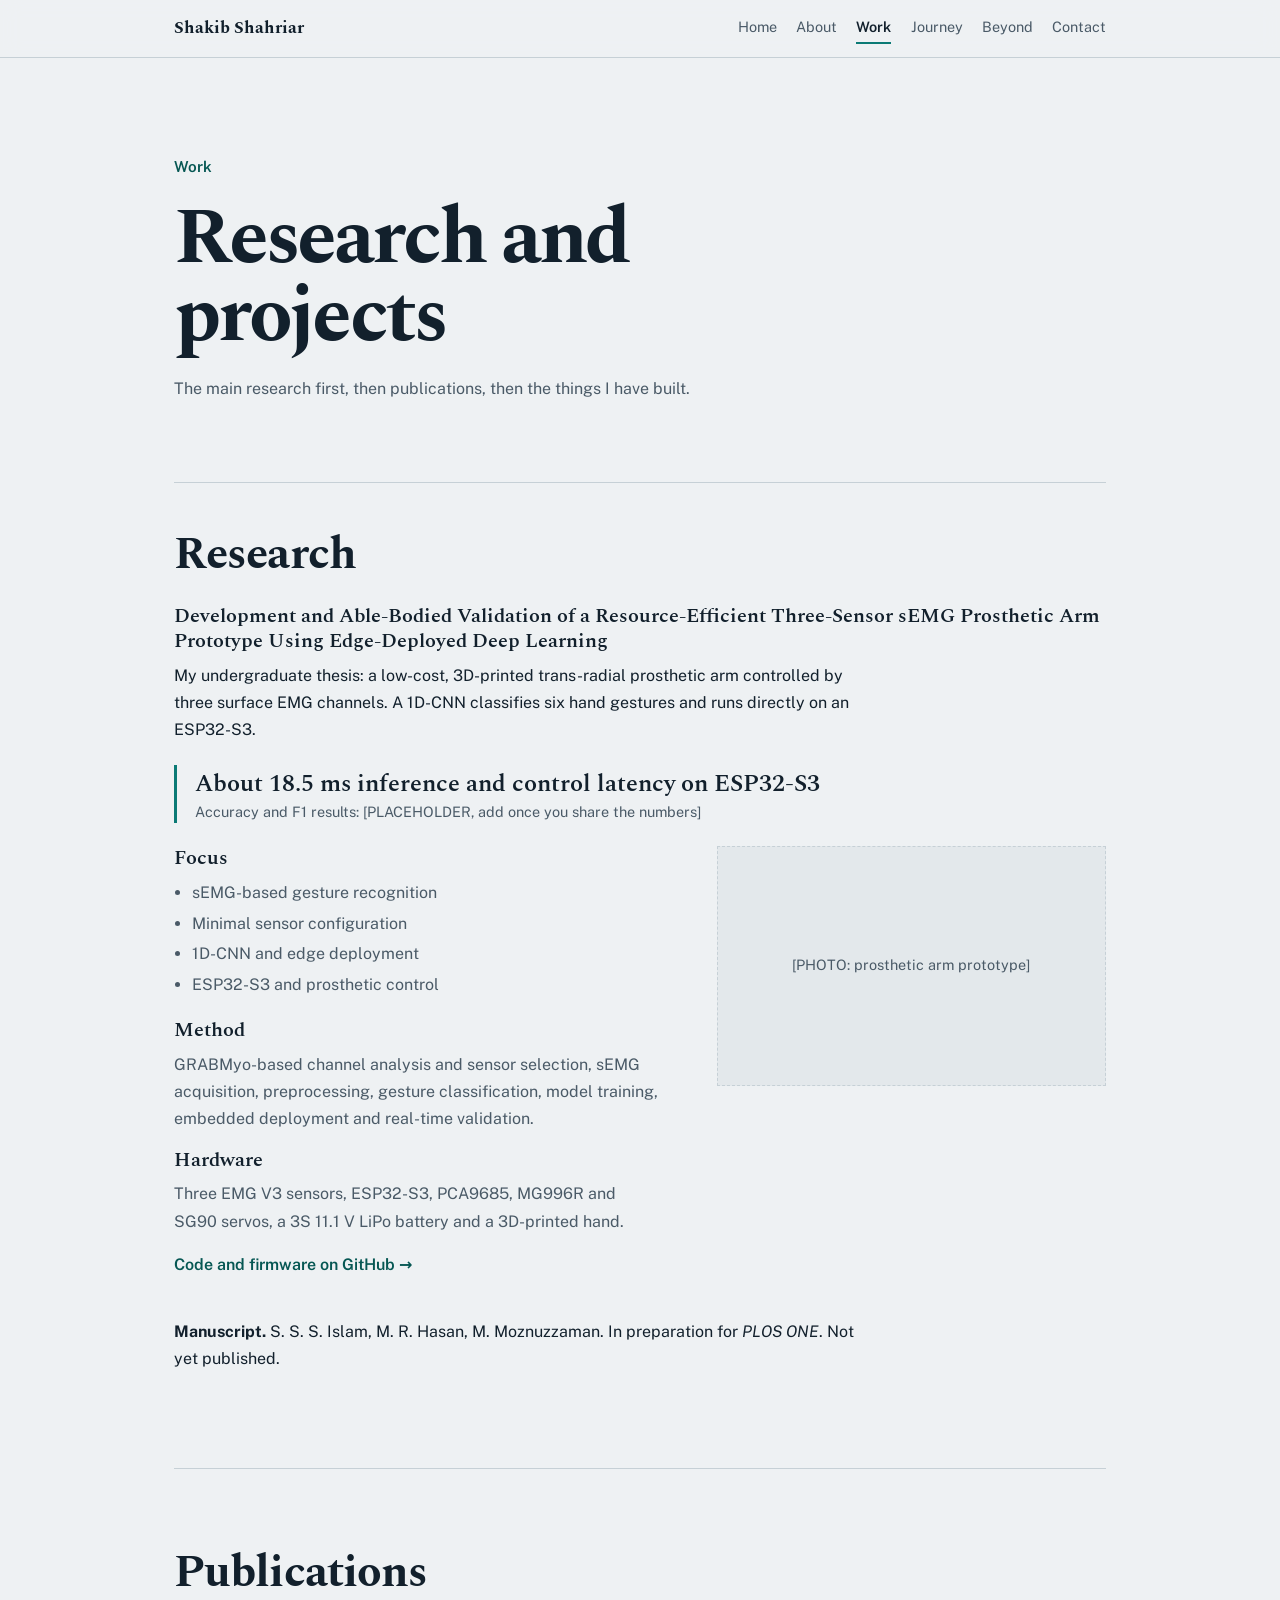
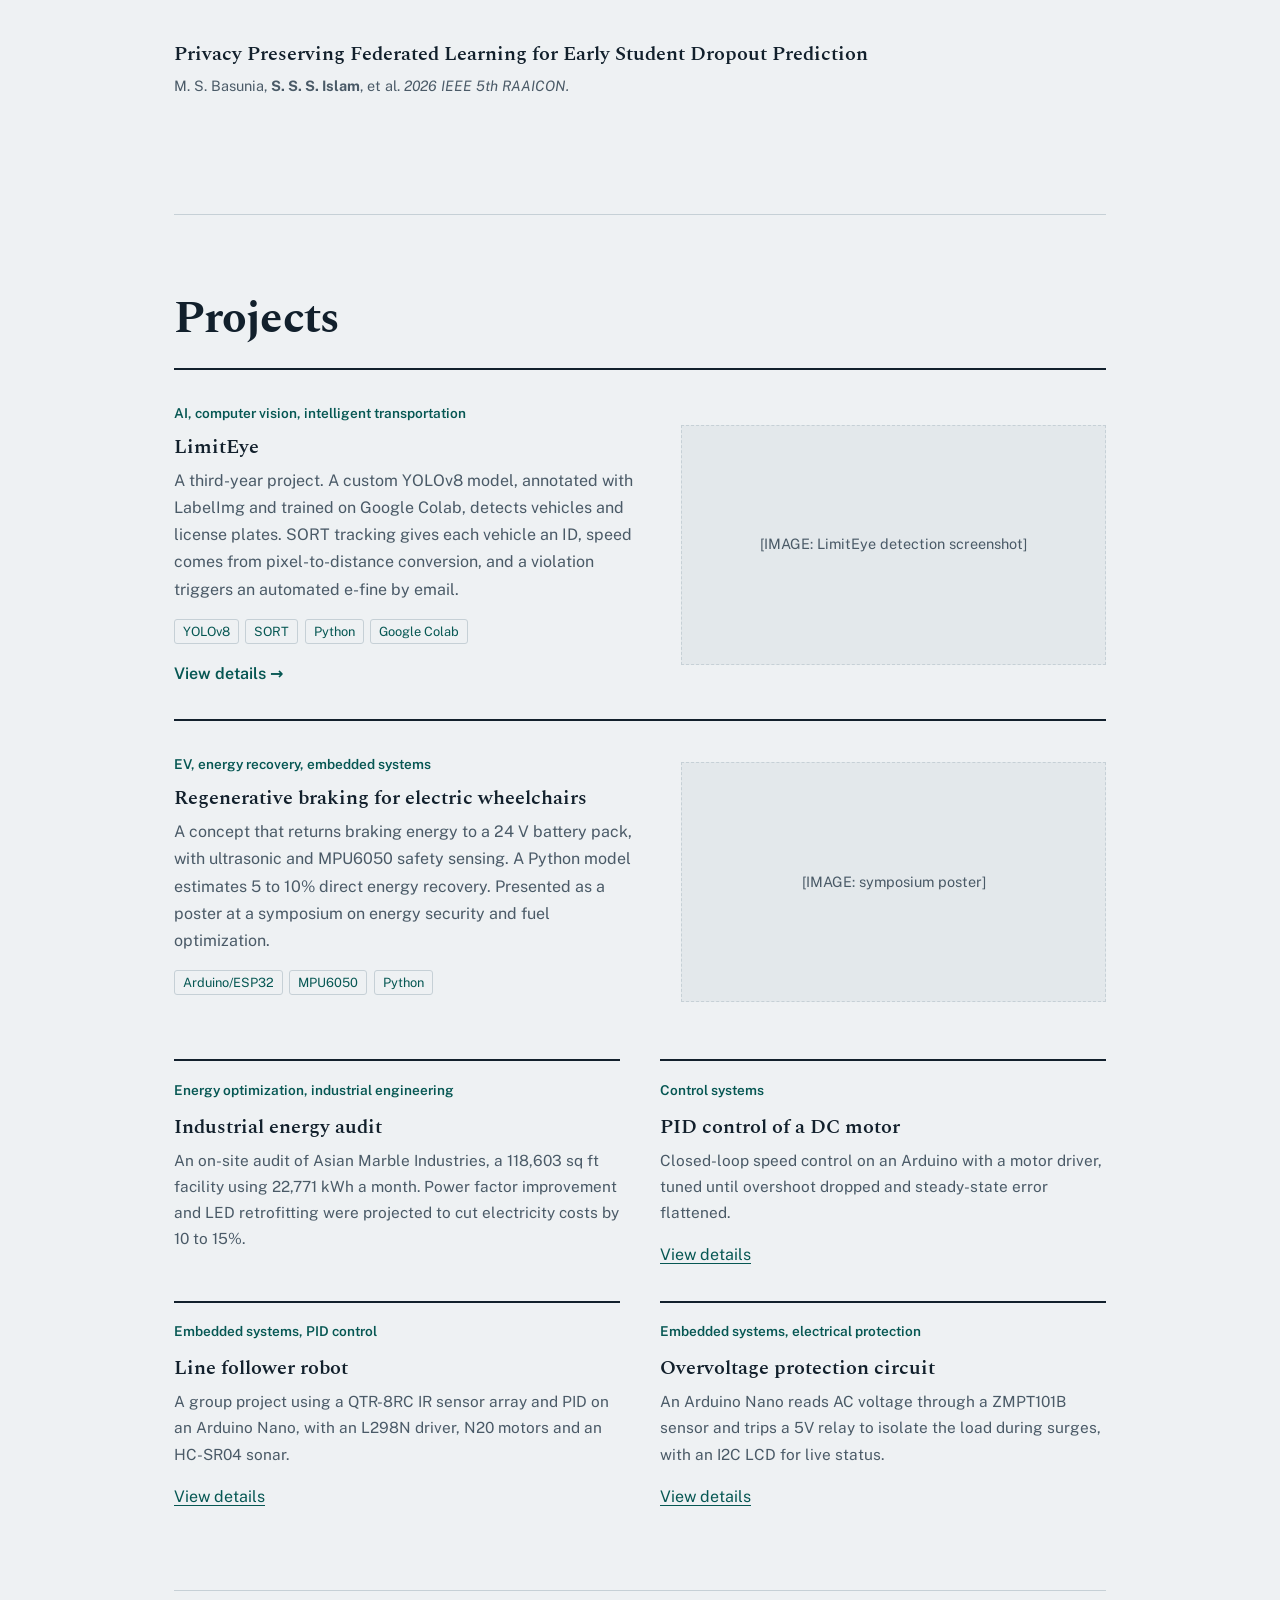
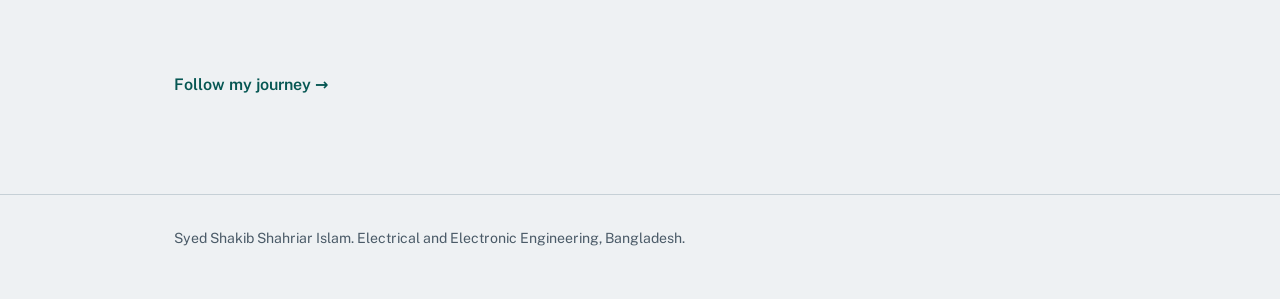
<file: work.html>
<!DOCTYPE html>
<html lang="en">
<head>
<meta charset="utf-8">
<meta name="viewport" content="width=device-width, initial-scale=1, viewport-fit=cover">
<title>Work | Syed Shakib Shahriar Islam</title>
<meta name="description" content="Research and projects by Syed Shakib Shahriar Islam: sEMG prosthetic control, edge AI, computer vision, EVs and energy optimization.">
<link rel="preconnect" href="https://fonts.googleapis.com">
<link rel="preconnect" href="https://fonts.gstatic.com" crossorigin>
<link href="https://fonts.googleapis.com/css2?family=Spectral:ital,wght@0,400;0,600;0,700;1,400&family=Public+Sans:wght@400;500;600&display=swap" rel="stylesheet">
<link rel="stylesheet" href="styles.css">
</head>
<body>
<a class="skip" href="#main">Skip to content</a>
<header><div class="w"><b><a href="index.html">Shakib Shahriar</a></b>
<nav aria-label="Main"><a href="index.html">Home</a><a href="about.html">About</a><a href="work.html" aria-current="page">Work</a><a href="journey.html">Journey</a><a href="beyond.html">Beyond</a><a href="contact.html">Contact</a></nav></div></header>
<main id="main"><div class="w">
<div class="page-hero"><p class="eyebrow">Work</p><h1>Research and projects</h1><p class="sub">The main research first, then publications, then the things I have built.</p></div>

<section id="research" style="padding-top:3rem"><h2>Research</h2>
<h3>Development and Able-Bodied Validation of a Resource-Efficient Three-Sensor sEMG Prosthetic Arm Prototype Using Edge-Deployed Deep Learning</h3>
<p>My undergraduate thesis: a low-cost, 3D-printed trans-radial prosthetic arm controlled by three surface EMG channels. A 1D-CNN classifies six hand gestures and runs directly on an ESP32-S3.</p>
<div class="keyres">About 18.5 ms inference and control latency on ESP32-S3<span>Accuracy and F1 results: [PLACEHOLDER, add once you share the numbers]</span></div>
<div class="feature" style="align-items:start">
<div>
<h3>Focus</h3>
<ul class="focus-list"><li>sEMG-based gesture recognition</li><li>Minimal sensor configuration</li><li>1D-CNN and edge deployment</li><li>ESP32-S3 and prosthetic control</li></ul>
<h3>Method</h3>
<p style="color:var(--mute)">GRABMyo-based channel analysis and sensor selection, sEMG acquisition, preprocessing, gesture classification, model training, embedded deployment and real-time validation.</p>
<h3>Hardware</h3>
<p style="color:var(--mute)">Three EMG V3 sensors, ESP32-S3, PCA9685, MG996R and SG90 servos, a 3S 11.1 V LiPo battery and a 3D-printed hand.</p>
<p><a class="link-arrow" href="https://github.com/itsshakibshahriar/semg-prosthetic-arm">Code and firmware on GitHub</a></p>
</div>
<figure class="shot" role="img" aria-label="Prototype photo placeholder">[PHOTO: prosthetic arm prototype]</figure>
</div>
<p style="margin-top:1.5rem"><strong>Manuscript.</strong> S. S. S. Islam, M. R. Hasan, M. Moznuzzaman. In preparation for <em>PLOS ONE</em>. Not yet published.</p>
</section>

<section id="publications"><h2>Publications</h2>
<div class="pub"><h3>Privacy Preserving Federated Learning for Early Student Dropout Prediction</h3>
<p class="meta">M. S. Basunia, <strong>S. S. S. Islam</strong>, et al. <em>2026 IEEE 5th RAAICON.</em></p></div>
</section>

<section id="projects"><h2>Projects</h2>
<article class="card-big">
<div><div class="type" style="font-size:.85rem;color:var(--accink);font-weight:600;margin-bottom:.6rem">AI, computer vision, intelligent transportation</div>
<h3>LimitEye</h3>
<p>A third-year project. A custom YOLOv8 model, annotated with LabelImg and trained on Google Colab, detects vehicles and license plates. SORT tracking gives each vehicle an ID, speed comes from pixel-to-distance conversion, and a violation triggers an automated e-fine by email.</p>
<ul class="tags"><li>YOLOv8</li><li>SORT</li><li>Python</li><li>Google Colab</li></ul>
<a class="link-arrow" href="https://github.com/itsshakibshahriar/limiteye-vehicle-speed-detection">View details</a></div>
<figure class="shot" role="img" aria-label="LimitEye screenshot placeholder">[IMAGE: LimitEye detection screenshot]</figure>
</article>
<article class="card-big">
<div><div class="type" style="font-size:.85rem;color:var(--accink);font-weight:600;margin-bottom:.6rem">EV, energy recovery, embedded systems</div>
<h3>Regenerative braking for electric wheelchairs</h3>
<p>A concept that returns braking energy to a 24 V battery pack, with ultrasonic and MPU6050 safety sensing. A Python model estimates 5 to 10% direct energy recovery. Presented as a poster at a symposium on energy security and fuel optimization.</p>
<ul class="tags"><li>Arduino/ESP32</li><li>MPU6050</li><li>Python</li></ul></div>
<figure class="shot" role="img" aria-label="Poster placeholder">[IMAGE: symposium poster]</figure>
</article>
<div class="proj-grid">
<article class="card"><div class="type">Energy optimization, industrial engineering</div><h3>Industrial energy audit</h3><p>An on-site audit of Asian Marble Industries, a 118,603 sq ft facility using 22,771 kWh a month. Power factor improvement and LED retrofitting were projected to cut electricity costs by 10 to 15%.</p></article>
<article class="card"><div class="type">Control systems</div><h3>PID control of a DC motor</h3><p>Closed-loop speed control on an Arduino with a motor driver, tuned until overshoot dropped and steady-state error flattened.</p><a href="https://github.com/itsshakibshahriar/embedded-lab-projects">View details</a></article>
<article class="card"><div class="type">Embedded systems, PID control</div><h3>Line follower robot</h3><p>A group project using a QTR-8RC IR sensor array and PID on an Arduino Nano, with an L298N driver, N20 motors and an HC-SR04 sonar.</p><a href="https://github.com/itsshakibshahriar/embedded-lab-projects">View details</a></article>
<article class="card"><div class="type">Embedded systems, electrical protection</div><h3>Overvoltage protection circuit</h3><p>An Arduino Nano reads AC voltage through a ZMPT101B sensor and trips a 5V relay to isolate the load during surges, with an I2C LCD for live status.</p><a href="https://github.com/itsshakibshahriar/embedded-lab-projects">View details</a></article>
</div>
</section>
<section><p><a class="link-arrow" href="journey.html">Follow my journey</a></p></section>
</div></main>
<footer><div class="w">Syed Shakib Shahriar Islam. Electrical and Electronic Engineering, Bangladesh.</div></footer>
</body>
</html>
</file>
<file: styles.css>
/* Shared styles for every page. Edit colours and fonts here once. */
:root{--bg:#EEF1F3;--bg2:#E3E8EB;--ink:#12202C;--mute:#4A5A67;--rule:#C6D0D6;--acc:#0B7A75;--accink:#065753;--night:#0D1823;--nightink:#E6EDF2;--nightmute:#9DB0BE;--nightacc:#59D3C6;--nightrule:#243A4C;--serif:"Spectral",Georgia,serif;--sans:"Public Sans",system-ui,-apple-system,"Segoe UI",sans-serif;box-sizing:border-box}
*,*::before,*::after{box-sizing:inherit}
html{scroll-behavior:smooth;scroll-padding-top:4.5rem}
body{margin:0;background:var(--bg);color:var(--ink);font:400 1rem/1.7 var(--sans);-webkit-font-smoothing:antialiased}
a{color:var(--accink);text-underline-offset:3px}a:hover{color:var(--acc)}
a:focus-visible{outline:3px solid var(--acc);outline-offset:3px;border-radius:3px}
.skip{position:absolute;left:-999px;top:.5rem;background:var(--ink);color:var(--bg);padding:.5rem .8rem;z-index:20}.skip:focus{left:.5rem}
.w{max-width:980px;margin:0 auto;padding:0 1.5rem}
header{position:sticky;top:0;z-index:10;background:color-mix(in srgb,var(--bg) 92%,transparent);backdrop-filter:blur(10px);border-bottom:1px solid var(--rule)}
header .w{display:flex;align-items:center;justify-content:space-between;gap:1.5rem;padding-top:.8rem;padding-bottom:.8rem}
header b{font:700 1.05rem var(--serif);white-space:nowrap}header b a{color:var(--ink);text-decoration:none}
nav{display:flex;gap:1.2rem;overflow-x:auto;font-size:.9rem;scrollbar-width:none}
nav a{color:var(--mute);text-decoration:none;white-space:nowrap;padding:.15rem 0}nav a:hover{color:var(--ink)}
nav a[aria-current="page"]{color:var(--ink);font-weight:600;border-bottom:2px solid var(--acc)}
.hero{padding:7rem 0 5rem;min-height:82vh;display:flex;flex-direction:column;justify-content:center}
.eyebrow{font-size:.95rem;color:var(--accink);font-weight:600;margin:0 0 1.2rem}
h1{font:700 clamp(3.2rem,8.5vw,7rem)/.98 var(--serif);letter-spacing:-.04em;margin:0 0 1.6rem;max-width:10ch}
.lede{font:400 clamp(1.45rem,3vw,2rem)/1.35 var(--serif);max-width:31em;margin:0 0 1.1rem}
.sub{color:var(--mute);max-width:47em;margin:0 0 2rem}
.cta{display:flex;flex-wrap:wrap;gap:.7rem}
.btn{display:inline-block;padding:.62rem 1.05rem;border:1.5px solid var(--ink);border-radius:4px;color:var(--ink);text-decoration:none;font-weight:500;font-size:.92rem}
.btn.p{background:var(--ink);color:var(--bg)}.btn:hover{border-color:var(--acc);color:var(--acc)}.btn.p:hover{background:var(--acc);border-color:var(--acc);color:var(--bg)}
.hero-meta{display:flex;flex-wrap:wrap;gap:1.5rem;margin-top:3.5rem;color:var(--mute);font-size:.88rem}.hero-meta strong{color:var(--ink);font-weight:600}
section{padding:5rem 0;border-top:1px solid var(--rule)}
h2{font:700 clamp(2rem,4vw,2.8rem)/1.1 var(--serif);letter-spacing:-.02em;margin:0 0 1.5rem}
h3{font:600 1.25rem/1.25 var(--serif);margin:0 0 .45rem}
p{margin:0 0 1rem;max-width:68ch}.section-intro{color:var(--mute);max-width:48em;margin-bottom:2.5rem}
.link-arrow{font-weight:600;text-decoration:none}.link-arrow::after{content:"  \2192"}
.focus-grid{display:grid;grid-template-columns:repeat(5,1fr);border-top:1px solid var(--rule);border-bottom:1px solid var(--rule)}
.focus{padding:1.25rem 1rem 1.35rem;border-right:1px solid var(--rule)}.focus:last-child{border-right:0}
.focus h3{font-size:1.05rem}.focus p{font-size:.88rem;color:var(--mute);margin:0}
.feature{display:grid;grid-template-columns:1.25fr 1fr;gap:3.5rem;align-items:center}
.feature-visual{min-height:360px;background:var(--bg2);border:1px solid var(--rule);display:flex;align-items:center;justify-content:center;position:relative;overflow:hidden}
.feature-visual::before{content:"";position:absolute;inset:16%;border:1px solid var(--rule);border-radius:50%;transform:scaleX(1.5)}
.feature-visual::after{content:"sEMG, edge AI, ESP32-S3";position:absolute;bottom:1.2rem;left:1.2rem;color:var(--accink);font:500 .85rem var(--sans)}
.wave{width:86%;height:150px;position:relative;z-index:1}.wave svg{width:100%;height:100%}.wave path{fill:none;stroke:var(--acc);stroke-width:2;stroke-linejoin:round}.wave line{stroke:var(--rule);stroke-width:1}
@media(prefers-reduced-motion:no-preference){.wave path{stroke-dasharray:1;stroke-dashoffset:1;animation:draw 3.6s ease-out .4s forwards}}
@keyframes draw{to{stroke-dashoffset:0}}
.stat{display:grid;grid-template-columns:1fr 1fr;gap:1rem;margin-top:1.6rem}.stat div{border-top:1px solid var(--rule);padding-top:.7rem}.stat strong{display:block;font:600 1.35rem var(--serif)}.stat span{font-size:.85rem;color:var(--mute)}
.project-grid{display:grid;grid-template-columns:repeat(3,1fr);gap:1.6rem}
.project{border-top:2px solid var(--ink);padding:1.25rem 0 0}.project .type{font-size:.85rem;color:var(--accink);font-weight:600;margin-bottom:1rem}.project p{font-size:.94rem;color:var(--mute)}.project a{font-size:.9rem;font-weight:600}
.beyond-preview{background:var(--night);color:var(--nightink);border-top:0}.beyond-preview h2{color:var(--nightink)}.beyond-preview .section-intro{color:var(--nightmute)}.beyond-preview a.link-arrow{color:var(--nightacc)}
.beyond-line{display:grid;grid-template-columns:repeat(5,1fr);border-top:1px solid var(--nightrule);border-bottom:1px solid var(--nightrule)}
.beyond-line a{padding:1.3rem 1rem;color:var(--nightink);text-decoration:none;border-right:1px solid var(--nightrule);font:600 1rem var(--serif)}.beyond-line a:last-child{border-right:0}.beyond-line a:hover{color:var(--nightacc)}
.final-cta{padding:6rem 0}.final-cta h2{max-width:13ch;font-size:clamp(2.5rem,6vw,4.5rem)}.final-cta p{color:var(--mute);max-width:38em}
footer{padding:2rem 0 3rem;color:var(--mute);font-size:.88rem;border-top:1px solid var(--rule)}
@media(max-width:800px){.hero{min-height:auto;padding:5rem 0 4rem}.focus-grid{grid-template-columns:1fr 1fr}.focus{border-bottom:1px solid var(--rule)}.focus:nth-child(2n){border-right:0}.feature{grid-template-columns:1fr;gap:2rem}.project-grid{grid-template-columns:1fr}.beyond-line{grid-template-columns:1fr 1fr}.beyond-line a:nth-child(2n){border-right:0}.beyond-line a{border-bottom:1px solid var(--nightrule)}}
@media(max-width:560px){.w{padding:0 1.1rem}header b{display:none}nav{gap:1rem}.hero{padding-top:4rem}h1{font-size:clamp(3rem,17vw,5rem)}.focus-grid{grid-template-columns:1fr}.focus{border-right:0!important}.beyond-line{grid-template-columns:1fr}.beyond-line a{border-right:0}.hero-meta{gap:.7rem 1rem}}

/* Inner pages */
.page-hero{padding:6rem 0 3rem}
.page-hero h1{font-size:clamp(2.6rem,7vw,5rem);max-width:14ch;margin-bottom:1.2rem}
.about-grid{display:grid;grid-template-columns:1fr 18rem;gap:4rem;align-items:start}
.about-grid p{font-size:1.1rem}
.photo{margin:0;aspect-ratio:4/5;background:var(--bg2);border:1.5px dashed var(--rule);border-radius:140px 140px 6px 6px;display:flex;align-items:center;justify-content:center;text-align:center;padding:1.5rem;color:var(--mute);font-size:.9rem}
.facts{margin:0;display:grid;grid-template-columns:repeat(2,1fr);border-top:1px solid var(--rule)}
.facts div{padding:1.1rem 1rem 1.2rem 0;border-bottom:1px solid var(--rule)}
.facts dt{font-size:.88rem;color:var(--mute);margin:0 0 .25rem}
.facts dd{margin:0;font:600 1.1rem/1.35 var(--serif)}
.themes{display:grid;grid-template-columns:repeat(3,1fr);gap:2rem}
.themes article{border-top:2px solid var(--ink);padding-top:1rem}
.themes h3{font-size:1.5rem}.themes p{color:var(--mute);font-size:1rem}
@media(max-width:800px){.about-grid{grid-template-columns:1fr;gap:2rem}.photo{max-width:16rem}.themes{grid-template-columns:1fr}.page-hero{padding-top:4rem}}
@media(max-width:560px){.facts{grid-template-columns:1fr}}

/* Work page */
.shot{margin:0;min-height:15rem;background:var(--bg2);border:1.5px dashed var(--rule);display:flex;align-items:center;justify-content:center;text-align:center;padding:1.2rem;color:var(--mute);font-size:.9rem}
.ph{color:var(--accink);font-size:.9rem}
.focus-list{margin:0 0 1.2rem;padding-left:1.1rem;color:var(--mute)}.focus-list li{padding:.1rem 0}
.keyres{border-left:3px solid var(--acc);padding:.2rem 0 .2rem 1.1rem;margin:1.4rem 0;font:600 1.5rem/1.3 var(--serif)}.keyres span{display:block;font:400 .9rem var(--sans);color:var(--mute);margin-top:.2rem}
.pub{border-top:1px solid var(--rule);padding:1.2rem 0}.pub:first-of-type{border-top:0}.pub .meta{color:var(--mute);font-size:.9rem}
.tags{display:flex;flex-wrap:wrap;gap:.4rem;margin:.8rem 0 1rem;padding:0;list-style:none}.tags li{font-size:.8rem;color:var(--accink);border:1px solid var(--rule);border-radius:3px;padding:.05rem .5rem}
.card-big{display:grid;grid-template-columns:1.1fr 1fr;gap:2.5rem;padding:2rem 0;border-top:2px solid var(--ink);align-items:center}
.card-big p{color:var(--mute)}
.proj-grid{display:grid;grid-template-columns:repeat(2,1fr);gap:2rem 2.5rem;margin-top:1rem}
.card{border-top:2px solid var(--ink);padding-top:1.1rem}.card .type{font-size:.85rem;color:var(--accink);font-weight:600;margin-bottom:.8rem}.card p{color:var(--mute);font-size:.96rem}
@media(max-width:800px){.card-big{grid-template-columns:1fr;gap:1.2rem}.proj-grid{grid-template-columns:1fr}}

/* Journey page */
.filters{display:flex;flex-wrap:wrap;gap:.5rem;margin:0 0 2.5rem}
.filters button{font:500 .9rem var(--sans);padding:.45rem .95rem;border:1.5px solid var(--rule);border-radius:999px;background:transparent;color:var(--ink);cursor:pointer}
.filters button:hover{border-color:var(--acc)}
.filters button[aria-pressed="true"]{background:var(--ink);color:var(--bg);border-color:var(--ink)}
.filters button:focus-visible{outline:3px solid var(--acc);outline-offset:2px}
.tline{list-style:none;margin:0;padding:0 0 0 1.8rem;border-left:2px solid var(--rule)}
.tline li{position:relative;padding:0 0 1.6rem}
.tline li::before{content:"";position:absolute;left:calc(-1.8rem - 7px);top:.55rem;width:12px;height:12px;border-radius:50%;background:var(--bg);border:2px solid var(--acc)}
.tline li[data-cat="education"]::before{background:var(--acc)}
.tline li[hidden]{display:none}
.tline .y{display:block;font:600 .9rem var(--sans);color:var(--accink);margin-bottom:.15rem}
.tline .cat{font-size:.8rem;color:var(--mute);margin-left:.6rem;font-weight:400}
.tline summary{cursor:pointer;font:600 1.2rem/1.3 var(--serif);list-style:none}
.tline summary::-webkit-details-marker{display:none}
.tline summary::after{content:" +";color:var(--acc)}.tline details[open] summary::after{content:" \2212"}
.tline summary:focus-visible{outline:3px solid var(--acc);outline-offset:3px}
.tline details p{color:var(--mute);margin:.5rem 0 0;font-size:.98rem}
.tline .badge{margin-left:.6rem;font:500 .75rem var(--sans);color:var(--accink);border:1px solid var(--rule);border-radius:3px;padding:.05rem .4rem;vertical-align:middle}
.awards{list-style:none;margin:0;padding:0}.awards li{padding:.8rem 0;border-top:1px solid var(--rule)}.awards li:first-child{border-top:0}.awards span{display:block;color:var(--mute);font-size:.9rem}

/* Beyond page: dark and cinematic */
.beyond-page{--bg:#0D1823;--bg2:#142636;--ink:#E6EDF2;--mute:#9DB0BE;--rule:#243A4C;--acc:#59D3C6;--accink:#7FE3D9}
.beyond-page .btn.p{color:#0D1823}
.beyond-page section{padding:4.5rem 0}
.intro-grid{display:grid;grid-template-columns:1fr 15rem;gap:3.5rem;align-items:center}
.intro-grid .sub{margin:0}
.ranked{list-style:none;margin:1.5rem 0 2rem;padding:0;counter-reset:r;columns:2;column-gap:3rem}
.ranked li{counter-increment:r;display:flex;gap:1rem;align-items:baseline;padding:.6rem 0;border-top:1px solid var(--rule);break-inside:avoid;font:600 1.1rem/1.3 var(--serif)}
.ranked li::before{content:counter(r);font:700 1.5rem var(--serif);color:var(--acc);width:1.8rem}
.ranked small{display:block;font:400 .85rem var(--sans);color:var(--mute)}
.strip2{display:flex;gap:.7rem;overflow-x:auto;padding:1rem 0;margin:1rem 0 2rem;border-top:8px dotted var(--rule);border-bottom:8px dotted var(--rule);scrollbar-width:thin}
.strip2 span{flex:0 0 auto;padding:.6rem .9rem;background:var(--bg2);border:1px solid var(--rule);border-radius:3px;font:italic 400 .98rem var(--serif)}
.pairs{display:grid;grid-template-columns:repeat(auto-fit,minmax(13rem,1fr));gap:1.4rem;margin:1.4rem 0 2rem}
.pairs div{border-top:2px solid var(--acc);padding-top:.7rem}
.pairs dt{font-size:.88rem;color:var(--mute)}.pairs dd{margin:.1rem 0 0;font:600 1.25rem/1.3 var(--serif)}
.gallery{display:flex;gap:1rem;overflow-x:auto;padding-bottom:.8rem;scroll-snap-type:x proximity}
.gallery figure{flex:0 0 15rem;margin:0;scroll-snap-align:start}
.gallery .shot{min-height:10rem}
.gallery figcaption{font:600 1rem/1.3 var(--serif);margin-top:.6rem}.gallery figcaption small{display:block;font:400 .85rem var(--sans);color:var(--mute)}
.signature{font:italic 400 clamp(1.5rem,3.4vw,2.3rem)/1.35 var(--serif);border-left:3px solid var(--acc);padding-left:1.3rem;margin:1.5rem 0;max-width:24em}
@media(max-width:800px){.intro-grid{grid-template-columns:1fr}.ranked{columns:1}}

/* Contact page */
.linkrows{list-style:none;margin:0;padding:0;border-top:1px solid var(--rule)}
.linkrows li{display:grid;grid-template-columns:9rem 1fr;gap:1rem;padding:.95rem 0;border-bottom:1px solid var(--rule);align-items:baseline}
.linkrows span{color:var(--mute);font-size:.92rem}
.linkrows a{font:600 1.1rem var(--serif);word-break:break-word}
.opens{display:flex;flex-wrap:wrap;gap:.6rem;margin:0;padding:0;list-style:none}
.opens li{font:600 1.05rem var(--serif);border:1.5px solid var(--ink);border-radius:4px;padding:.5rem .95rem}
.closing{font:italic 400 clamp(1.3rem,3vw,1.8rem)/1.4 var(--serif);margin:0}
@media(max-width:560px){.linkrows li{grid-template-columns:1fr;gap:.1rem}}
</file>
